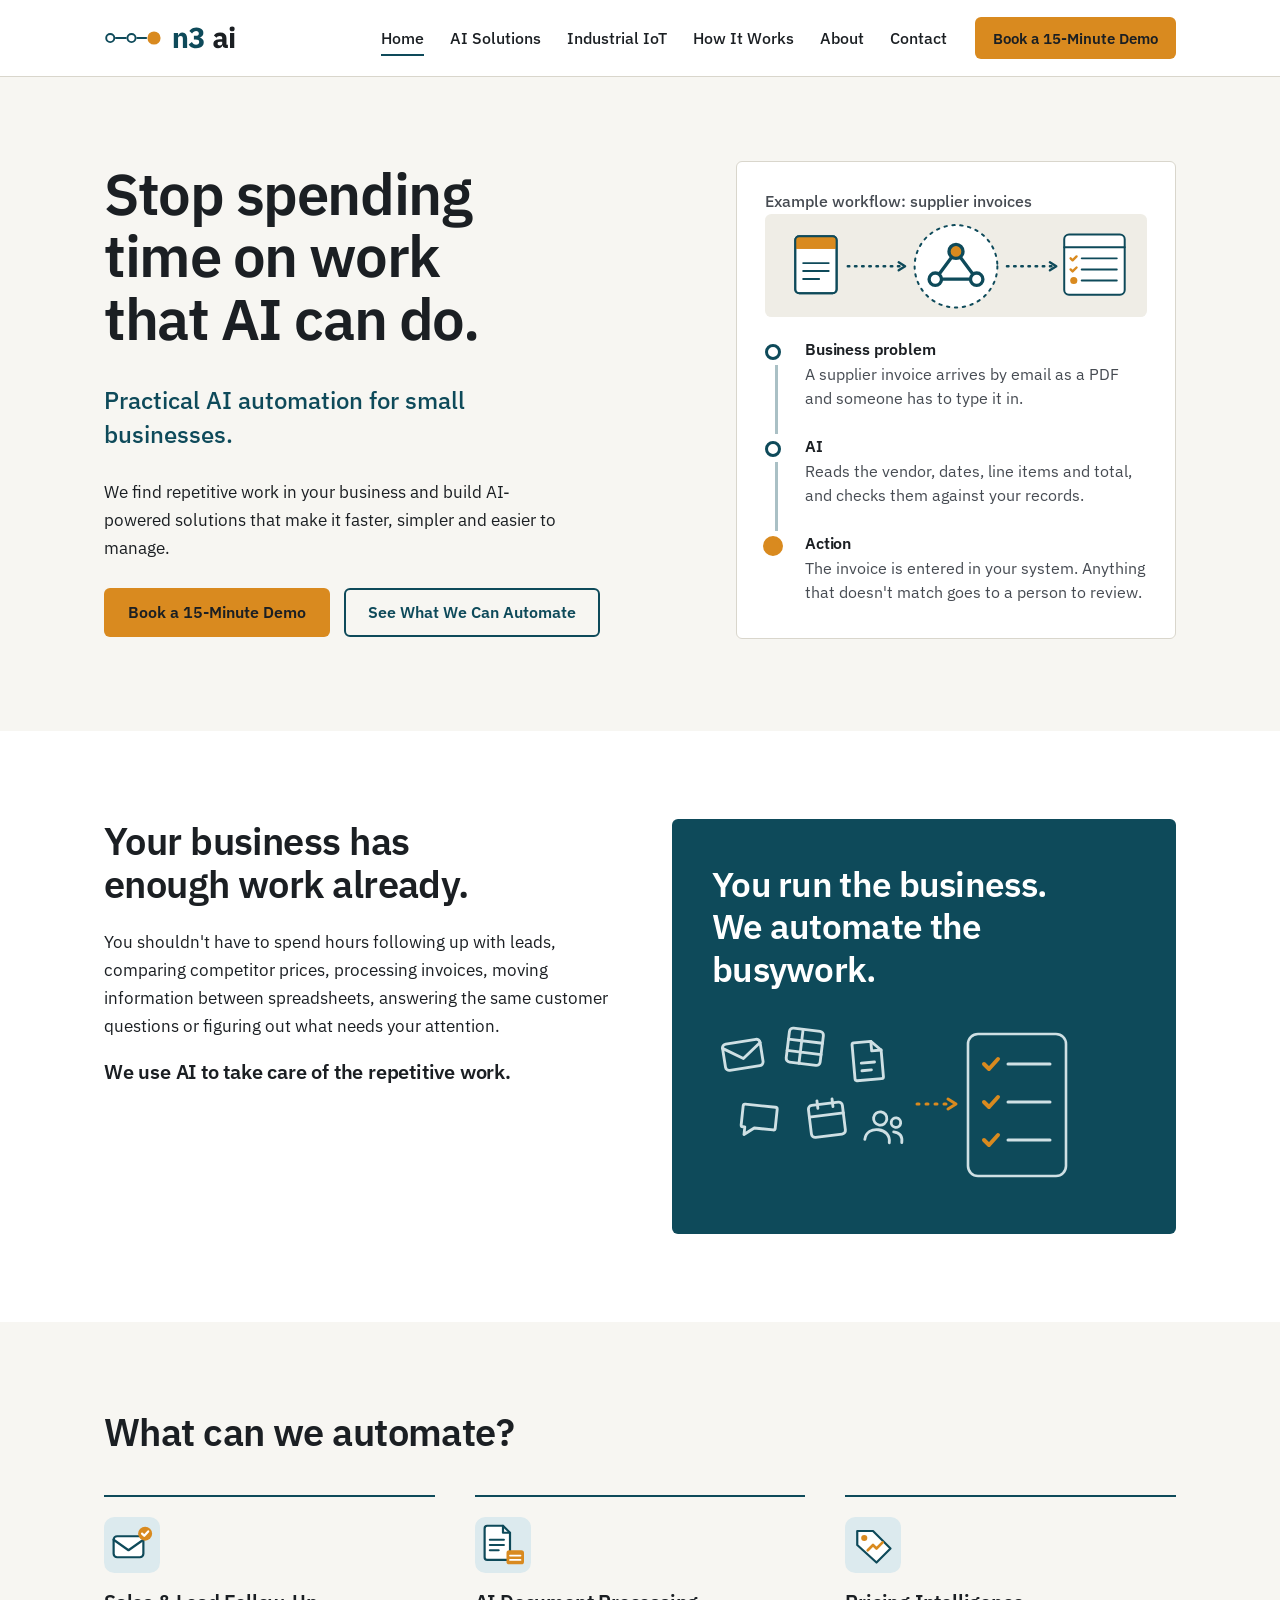
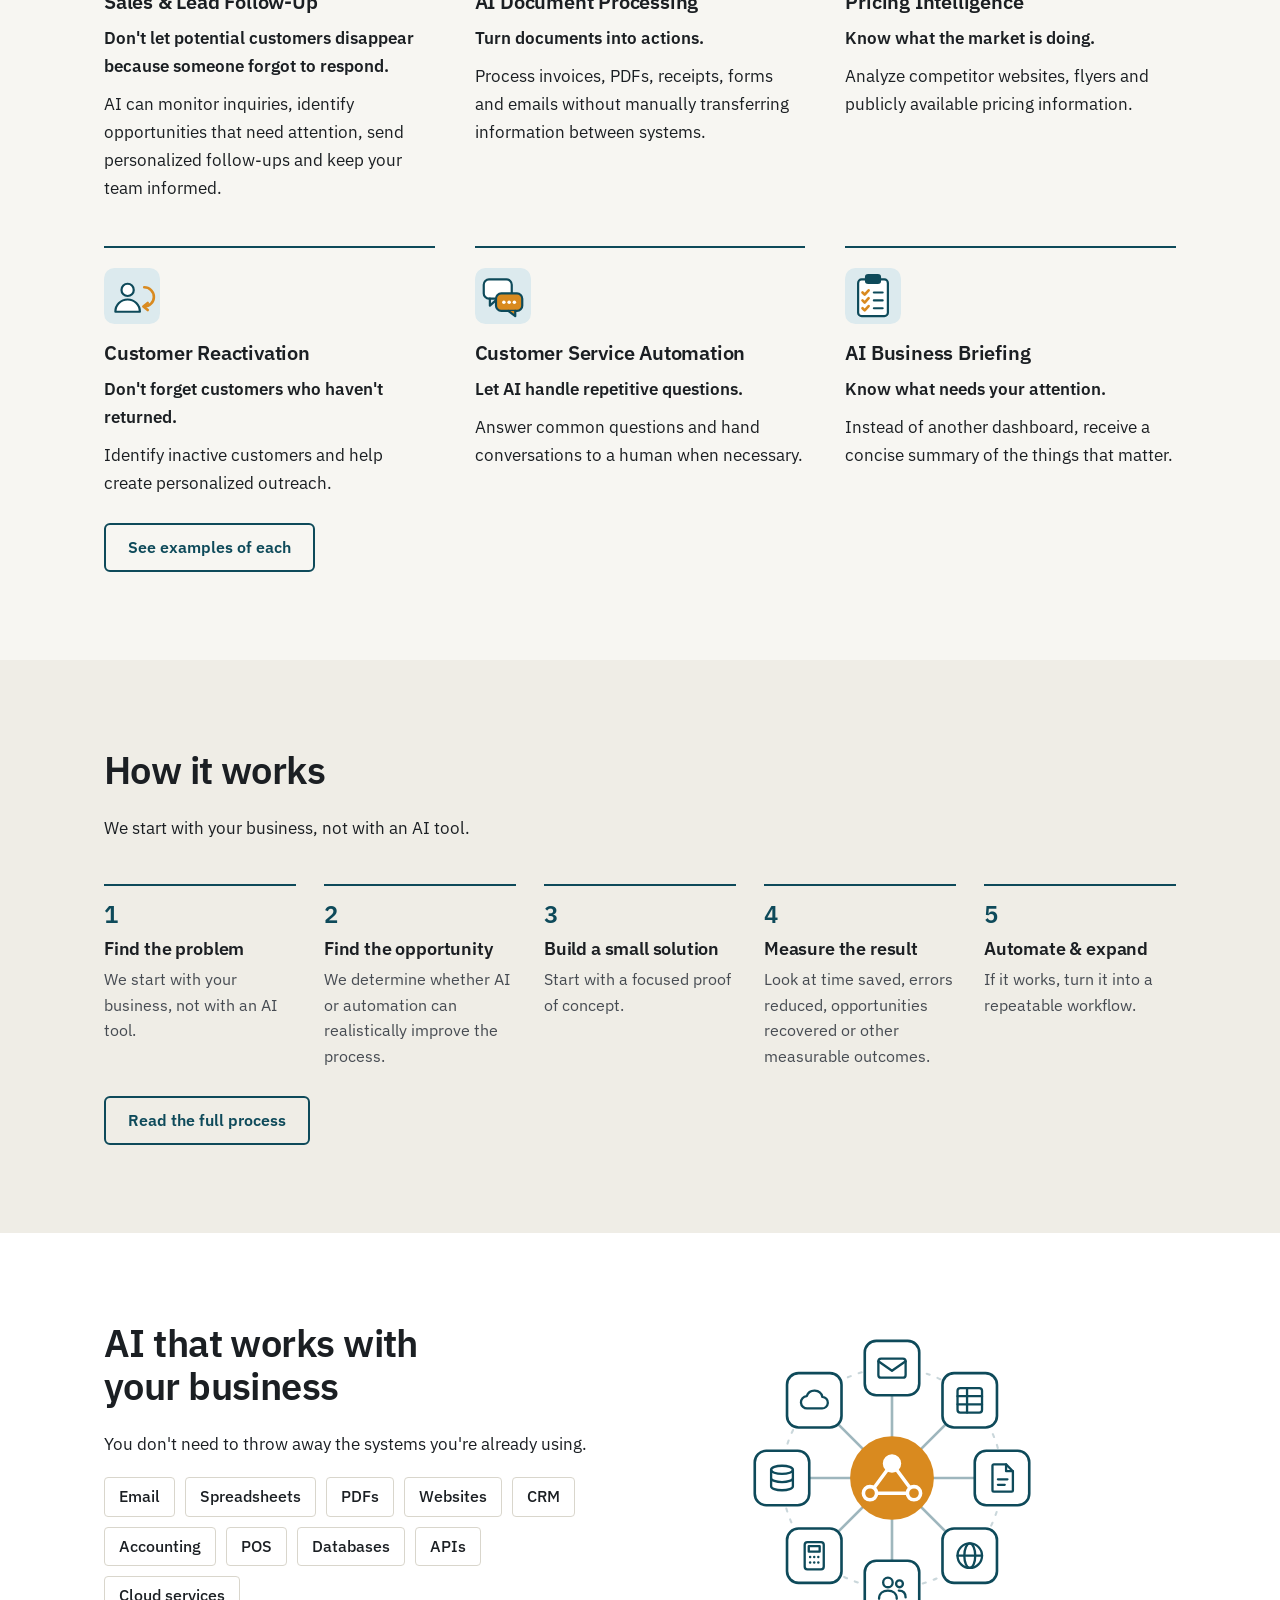
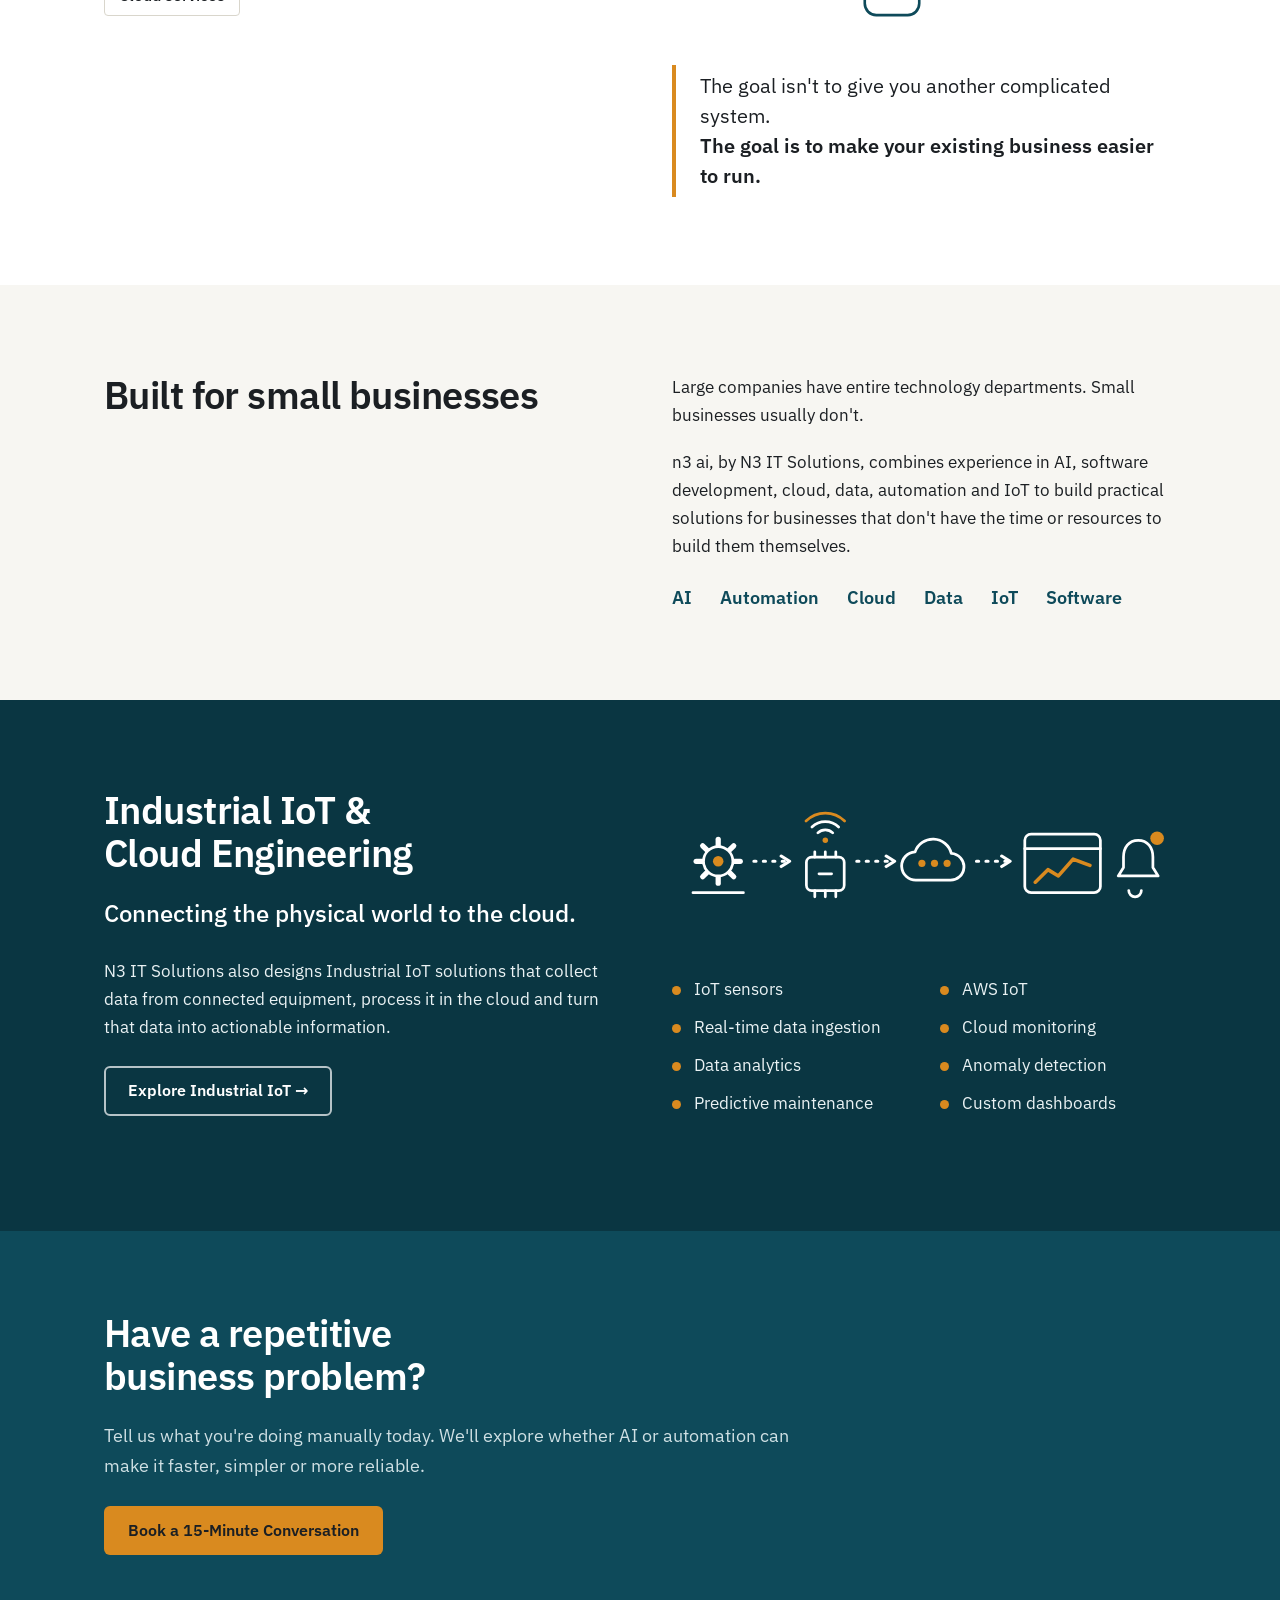
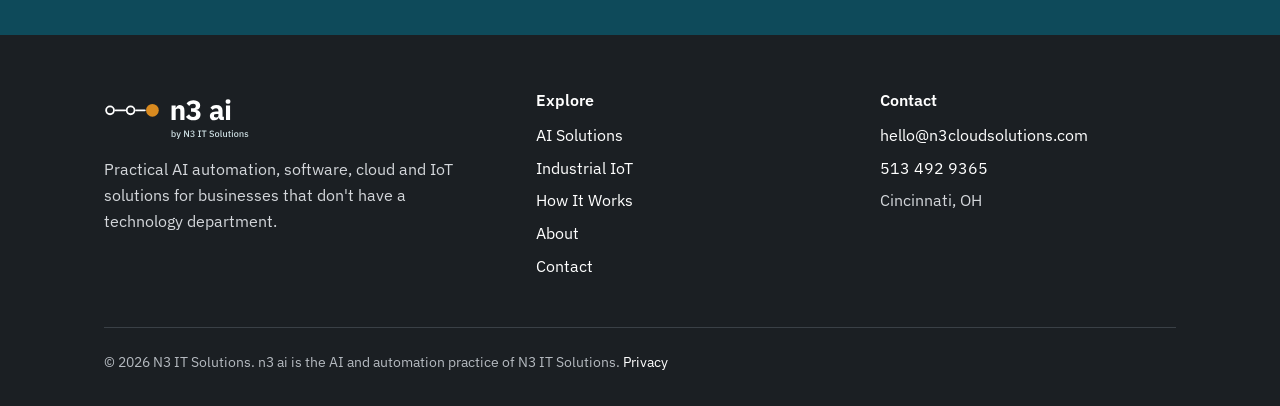
<file: index.html>
<!doctype html>
<html lang="en">
<head>
<meta charset="utf-8">
<meta name="viewport" content="width=device-width, initial-scale=1">
<title>n3 ai | AI Automation for Small Businesses</title>
<meta name="description" content="n3 ai, by N3 IT Solutions, builds practical AI automation, software, cloud and IoT solutions that help small businesses cut repetitive work.">

<link rel="canonical" href="https://n3cloudsolutions.com/">
<meta name="theme-color" content="#0E4A5A">
<meta property="og:type" content="website">
<meta property="og:site_name" content="n3 ai, by N3 IT Solutions">
<meta property="og:title" content="n3 ai | AI Automation for Small Businesses">
<meta property="og:description" content="n3 ai, by N3 IT Solutions, builds practical AI automation, software, cloud and IoT solutions that help small businesses cut repetitive work.">
<meta property="og:url" content="https://n3cloudsolutions.com/">
<meta property="og:image" content="https://n3cloudsolutions.com/assets/img/og-image.png">
<meta name="twitter:card" content="summary_large_image">
<link rel="icon" href="./assets/img/favicon.svg" type="image/svg+xml">
<link rel="icon" href="./assets/img/favicon-32.png" sizes="32x32" type="image/png">
<link rel="apple-touch-icon" href="./assets/img/apple-touch-icon.png">
<link rel="preload" href="./assets/fonts/ibm-plex-sans-latin-400-normal.woff2" as="font" type="font/woff2" crossorigin>
<link rel="preload" href="./assets/fonts/ibm-plex-sans-latin-600-normal.woff2" as="font" type="font/woff2" crossorigin>
<link rel="stylesheet" href="./assets/css/styles.css">
<script type="application/ld+json">
{"@context":"https://schema.org","@type":"Organization","name":"n3 ai","legalName":"N3 IT Solutions","url":"https://n3cloudsolutions.com/","email":"hello@n3cloudsolutions.com","telephone":"+1-513-492-9365","address":{"@type":"PostalAddress","addressLocality":"Cincinnati","addressRegion":"OH","addressCountry":"US"},"description":"Practical AI automation, software, cloud and IoT solutions for small businesses."}
</script>
<noscript><style>.menu-btn{display:none}.nav{display:flex!important;position:static!important;flex-direction:row!important;flex-wrap:wrap;border:0!important;padding:0!important}.site-header .wrap{flex-wrap:wrap}</style></noscript>
</head>
<body>
<a class="skip" href="#main">Skip to main content</a>
<header class="site-header">
<div class="wrap">
<a class="brand" href="./" aria-label="n3 ai, home"><img src="./assets/img/logo-horizontal.svg" alt="n3 ai" width="176" height="40"></a>
<button class="menu-btn" type="button" aria-expanded="false" aria-controls="site-nav">Menu</button>
<nav class="nav" id="site-nav" aria-label="Main">
<ul>
<li><a class="link" href="./" aria-current="page">Home</a></li>
<li><a class="link" href="./ai-solutions/">AI Solutions</a></li>
<li><a class="link" href="./industrial-iot/">Industrial IoT</a></li>
<li><a class="link" href="./how-it-works/">How It Works</a></li>
<li><a class="link" href="./about/">About</a></li>
<li><a class="link" href="./contact/">Contact</a></li>
</ul>
<a class="btn btn-primary btn-sm" href="./contact/?type=demo#start">Book a 15-Minute Demo</a>
</nav>
</div>
</header>
<main id="main">

<section class="hero" aria-labelledby="hero-h">
<div class="wrap hero-grid">
<div>
<h1 id="hero-h">Stop spending time on work that AI can do.</h1>
<p class="lead">Practical AI automation for small businesses.</p>
<p class="support">We find repetitive work in your business and build AI-powered solutions that make it faster, simpler and easier to manage.</p>
<div class="actions">
<a class="btn btn-primary" href="./contact/?type=demo#start">Book a 15-Minute Demo</a>
<a class="btn btn-secondary" href="#automate">See What We Can Automate</a>
</div>
</div>
<div class="flow" role="group" aria-label="Example workflow: business problem, AI, action">
<p class="flow-cap">Example workflow: supplier invoices</p>
<img class="flow-art" src="./assets/img/illus-flow.svg" alt="" width="480" height="130">
<ol>
<li><h3>Business problem</h3><p>A supplier invoice arrives by email as a PDF and someone has to type it in.</p></li>
<li><h3>AI</h3><p>Reads the vendor, dates, line items and total, and checks them against your records.</p></li>
<li><h3>Action</h3><p>The invoice is entered in your system. Anything that doesn't match goes to a person to review.</p></li>
</ol>
</div>
</div>
</section>

<section class="section paper" aria-labelledby="enough-h">
<div class="wrap two-col">
<div>
<h2 id="enough-h">Your business has enough work already.</h2>
<p>You shouldn't have to spend hours following up with leads, comparing competitor prices, processing invoices, moving information between spreadsheets, answering the same customer questions or figuring out what needs your attention.</p>
<h3>We use AI to take care of the repetitive work.</h3>
</div>
<div class="statement"><p>You run the business. We automate the busywork.</p>
<img class="art" src="./assets/img/illus-busywork.svg" alt="Emails, spreadsheets, documents and messages turning into one tidy checklist" width="360" height="170" loading="lazy"></div>
</div>
</section>

<section class="section" id="automate" aria-labelledby="auto-h">
<div class="wrap">
<div class="section-head"><h2 id="auto-h">What can we automate?</h2></div>
<div class="grid-3">
<div class="item"><img class="icon" src="./assets/img/icon-leads.svg" alt="" width="56" height="56" loading="lazy"><h3>Sales &amp; Lead Follow-Up</h3><p class="tag">Don't let potential customers disappear because someone forgot to respond.</p><p>AI can monitor inquiries, identify opportunities that need attention, send personalized follow-ups and keep your team informed.</p></div>
<div class="item"><img class="icon" src="./assets/img/icon-documents.svg" alt="" width="56" height="56" loading="lazy"><h3>AI Document Processing</h3><p class="tag">Turn documents into actions.</p><p>Process invoices, PDFs, receipts, forms and emails without manually transferring information between systems.</p></div>
<div class="item"><img class="icon" src="./assets/img/icon-pricing.svg" alt="" width="56" height="56" loading="lazy"><h3>Pricing Intelligence</h3><p class="tag">Know what the market is doing.</p><p>Analyze competitor websites, flyers and publicly available pricing information.</p></div>
<div class="item"><img class="icon" src="./assets/img/icon-reactivation.svg" alt="" width="56" height="56" loading="lazy"><h3>Customer Reactivation</h3><p class="tag">Don't forget customers who haven't returned.</p><p>Identify inactive customers and help create personalized outreach.</p></div>
<div class="item"><img class="icon" src="./assets/img/icon-service.svg" alt="" width="56" height="56" loading="lazy"><h3>Customer Service Automation</h3><p class="tag">Let AI handle repetitive questions.</p><p>Answer common questions and hand conversations to a human when necessary.</p></div>
<div class="item"><img class="icon" src="./assets/img/icon-briefing.svg" alt="" width="56" height="56" loading="lazy"><h3>AI Business Briefing</h3><p class="tag">Know what needs your attention.</p><p>Instead of another dashboard, receive a concise summary of the things that matter.</p></div>
</div>
<div class="actions"><a class="btn btn-secondary" href="./ai-solutions/">See examples of each</a></div>
</div>
</section>

<section class="section alt" aria-labelledby="how-h">
<div class="wrap">
<div class="section-head"><h2 id="how-h">How it works</h2><p>We start with your business, not with an AI tool.</p></div>
<ol class="steps">
<li><h3>Find the problem</h3><p>We start with your business, not with an AI tool.</p></li>
<li><h3>Find the opportunity</h3><p>We determine whether AI or automation can realistically improve the process.</p></li>
<li><h3>Build a small solution</h3><p>Start with a focused proof of concept.</p></li>
<li><h3>Measure the result</h3><p>Look at time saved, errors reduced, opportunities recovered or other measurable outcomes.</p></li>
<li><h3>Automate &amp; expand</h3><p>If it works, turn it into a repeatable workflow.</p></li>
</ol>
<div class="actions"><a class="btn btn-secondary" href="./how-it-works/">Read the full process</a></div>
</div>
</section>

<section class="section paper" aria-labelledby="fit-h">
<div class="wrap two-col">
<div>
<h2 id="fit-h">AI that works with your business</h2>
<p>You don't need to throw away the systems you're already using.</p>
<ul class="tags" aria-label="Systems we work with">
<li>Email</li><li>Spreadsheets</li><li>PDFs</li><li>Websites</li><li>CRM</li><li>Accounting</li><li>POS</li><li>Databases</li><li>APIs</li><li>Cloud services</li>
</ul>
</div>
<div>
<img class="art fit" src="./assets/img/illus-connect.svg" alt="One connection point linking email, spreadsheets, PDFs, websites, customer records, accounting, databases and cloud services" width="420" height="300" loading="lazy">
<div class="callout"><p>The goal isn't to give you another complicated system.</p><p><strong>The goal is to make your existing business easier to run.</strong></p></div>
</div>
</div>
</section>

<section class="section" aria-labelledby="small-h">
<div class="wrap two-col">
<div><h2 id="small-h">Built for small businesses</h2></div>
<div>
<p>Large companies have entire technology departments. Small businesses usually don't.</p>
<p>n3 ai, by N3 IT Solutions, combines experience in AI, software development, cloud, data, automation and IoT to build practical solutions for businesses that don't have the time or resources to build them themselves.</p>
<ul class="caps" aria-label="Capabilities"><li>AI</li><li>Automation</li><li>Cloud</li><li>Data</li><li>IoT</li><li>Software</li></ul>
</div>
</div>
</section>

<section class="section dark on-dark" aria-labelledby="iot-h">
<div class="wrap two-col">
<div>
<h2 id="iot-h">Industrial IoT &amp; Cloud Engineering</h2>
<p class="lead" style="color:#fff">Connecting the physical world to the cloud.</p>
<p>N3 IT Solutions also designs Industrial IoT solutions that collect data from connected equipment, process it in the cloud and turn that data into actionable information.</p>
<div class="actions"><a class="btn btn-light" href="./industrial-iot/">Explore Industrial IoT &rarr;</a></div>
</div>
<div>
<img class="art iot" src="./assets/img/illus-iot-dark.svg" alt="Equipment with a sensor sends data to the cloud, which feeds a dashboard and alerts" width="480" height="150" loading="lazy">
<ul class="ticks" aria-label="Industrial IoT capabilities">
<li>IoT sensors</li><li>AWS IoT</li><li>Real-time data ingestion</li><li>Cloud monitoring</li><li>Data analytics</li><li>Anomaly detection</li><li>Predictive maintenance</li><li>Custom dashboards</li>
</ul>
</div>
</div>
</section>

<section class="cta-band on-dark" aria-labelledby="cta-h">
<div class="wrap">
<h2 id="cta-h">Have a repetitive business problem?</h2>
<p>Tell us what you're doing manually today. We'll explore whether AI or automation can make it faster, simpler or more reliable.</p>
<div class="actions"><a class="btn btn-primary" href="./contact/#start">Book a 15-Minute Conversation</a></div>
</div>
</section>
</main>
<footer class="site-footer">
<div class="wrap">
<div class="foot-grid">
<div>
<img src="./assets/img/logo-full-reversed.svg" alt="n3 ai, by N3 IT Solutions" width="200" height="52">
<p>Practical AI automation, software, cloud and IoT solutions for businesses that don't have a technology department.</p>
</div>
<div>
<h2>Explore</h2>
<ul>
<li><a href="./ai-solutions/">AI Solutions</a></li>
<li><a href="./industrial-iot/">Industrial IoT</a></li>
<li><a href="./how-it-works/">How It Works</a></li>
<li><a href="./about/">About</a></li>
<li><a href="./contact/">Contact</a></li>
</ul>
</div>
<div>
<h2>Contact</h2>
<ul>
<li><a href="mailto:hello@n3cloudsolutions.com">hello@n3cloudsolutions.com</a></li>
<li><a href="tel:+15134929365">513 492 9365</a></li>
<li>Cincinnati, OH</li>
</ul>
</div>
</div>
<div class="legal"><p>&copy; 2026 N3 IT Solutions. n3 ai is the AI and automation practice of N3 IT Solutions. <a href="./privacy/">Privacy</a></p></div>
</div>
</footer>
<script src="./assets/js/main.js" defer></script>
</body>
</html>
</file>
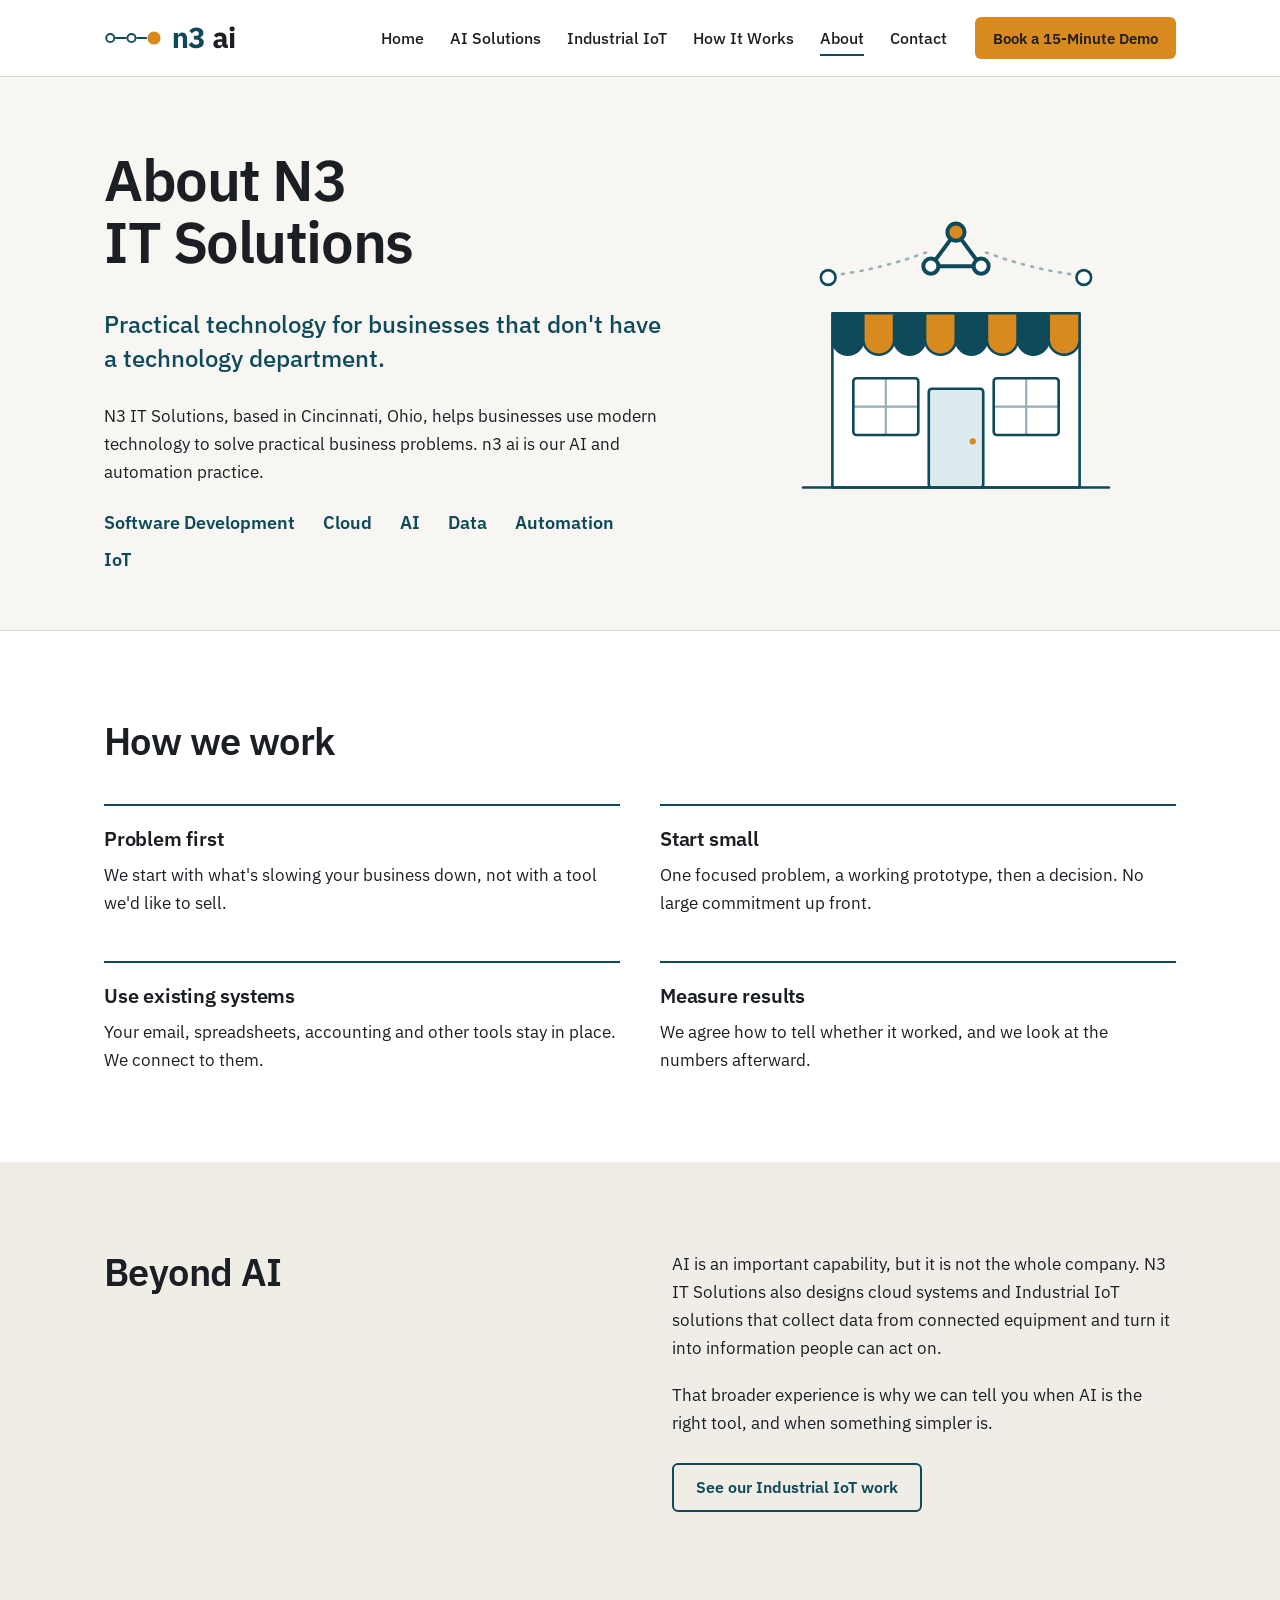
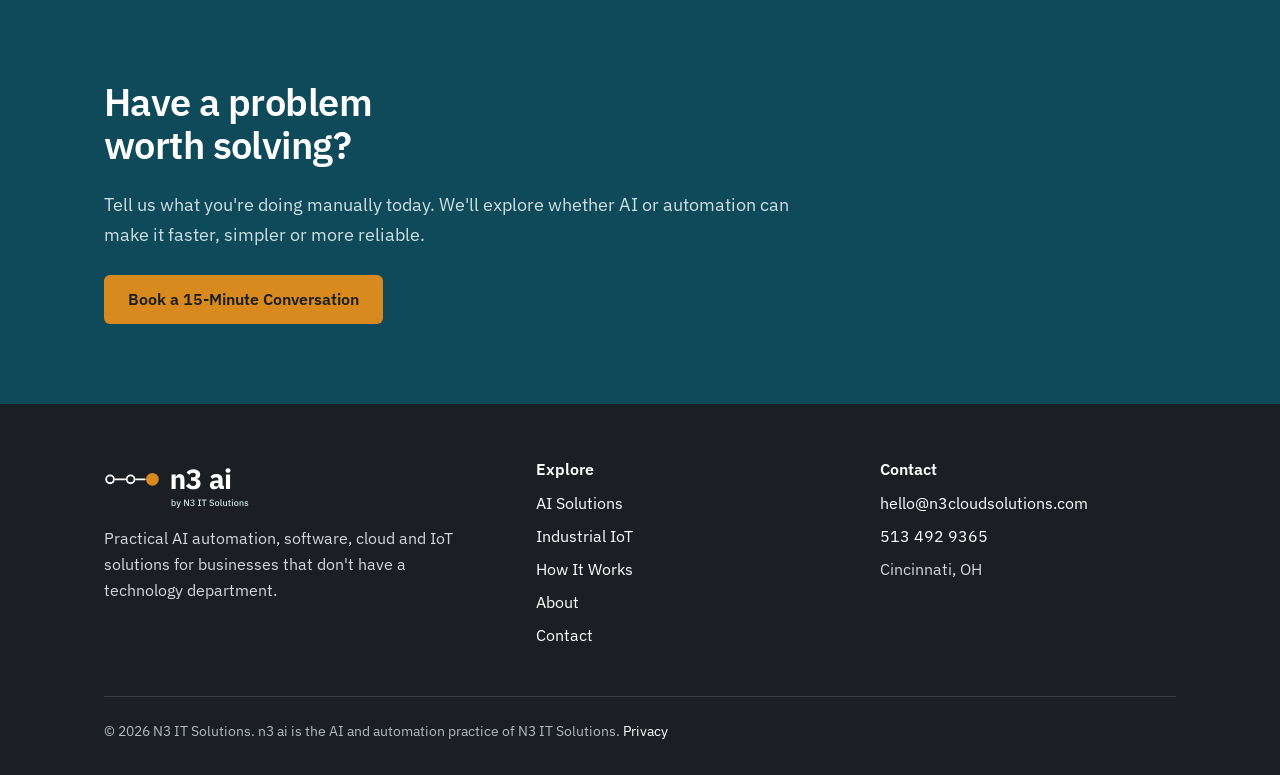
<file: about/index.html>
<!doctype html>
<html lang="en">
<head>
<meta charset="utf-8">
<meta name="viewport" content="width=device-width, initial-scale=1">
<title>About n3 ai, by N3 IT Solutions</title>
<meta name="description" content="n3 ai is the AI and automation practice of N3 IT Solutions in Cincinnati, Ohio: practical software, cloud, data, automation and IoT for small businesses.">

<link rel="canonical" href="https://n3cloudsolutions.com/about/">
<meta name="theme-color" content="#0E4A5A">
<meta property="og:type" content="website">
<meta property="og:site_name" content="n3 ai, by N3 IT Solutions">
<meta property="og:title" content="About n3 ai, by N3 IT Solutions">
<meta property="og:description" content="n3 ai is the AI and automation practice of N3 IT Solutions in Cincinnati, Ohio: practical software, cloud, data, automation and IoT for small businesses.">
<meta property="og:url" content="https://n3cloudsolutions.com/about/">
<meta property="og:image" content="https://n3cloudsolutions.com/assets/img/og-image.png">
<meta name="twitter:card" content="summary_large_image">
<link rel="icon" href="../assets/img/favicon.svg" type="image/svg+xml">
<link rel="icon" href="../assets/img/favicon-32.png" sizes="32x32" type="image/png">
<link rel="apple-touch-icon" href="../assets/img/apple-touch-icon.png">
<link rel="preload" href="../assets/fonts/ibm-plex-sans-latin-400-normal.woff2" as="font" type="font/woff2" crossorigin>
<link rel="preload" href="../assets/fonts/ibm-plex-sans-latin-600-normal.woff2" as="font" type="font/woff2" crossorigin>
<link rel="stylesheet" href="../assets/css/styles.css">
<script type="application/ld+json">
{"@context":"https://schema.org","@type":"Organization","name":"n3 ai","legalName":"N3 IT Solutions","url":"https://n3cloudsolutions.com/","email":"hello@n3cloudsolutions.com","telephone":"+1-513-492-9365","address":{"@type":"PostalAddress","addressLocality":"Cincinnati","addressRegion":"OH","addressCountry":"US"},"description":"Practical AI automation, software, cloud and IoT solutions for small businesses."}
</script>
<noscript><style>.menu-btn{display:none}.nav{display:flex!important;position:static!important;flex-direction:row!important;flex-wrap:wrap;border:0!important;padding:0!important}.site-header .wrap{flex-wrap:wrap}</style></noscript>
</head>
<body>
<a class="skip" href="#main">Skip to main content</a>
<header class="site-header">
<div class="wrap">
<a class="brand" href="../" aria-label="n3 ai, home"><img src="../assets/img/logo-horizontal.svg" alt="n3 ai" width="176" height="40"></a>
<button class="menu-btn" type="button" aria-expanded="false" aria-controls="site-nav">Menu</button>
<nav class="nav" id="site-nav" aria-label="Main">
<ul>
<li><a class="link" href="../">Home</a></li>
<li><a class="link" href="../ai-solutions/">AI Solutions</a></li>
<li><a class="link" href="../industrial-iot/">Industrial IoT</a></li>
<li><a class="link" href="../how-it-works/">How It Works</a></li>
<li><a class="link" href="../about/" aria-current="page">About</a></li>
<li><a class="link" href="../contact/">Contact</a></li>
</ul>
<a class="btn btn-primary btn-sm" href="../contact/?type=demo#start">Book a 15-Minute Demo</a>
</nav>
</div>
</header>
<main id="main">

<section class="page-hero" aria-labelledby="h1">
<div class="wrap hero-split">
<div>
<h1 id="h1">About N3 IT Solutions</h1>
<p class="lead">Practical technology for businesses that don't have a technology department.</p>
<p>N3 IT Solutions, based in Cincinnati, Ohio, helps businesses use modern technology to solve practical business problems. n3 ai is our AI and automation practice.</p>
<ul class="caps" aria-label="Capabilities"><li>Software Development</li><li>Cloud</li><li>AI</li><li>Data</li><li>Automation</li><li>IoT</li></ul>
</div>
<img class="art" src="../assets/img/illus-about.svg" alt="A small shop connected to a network of cloud services" width="420" height="300">
</div>
</section>

<section class="section paper" aria-labelledby="how-h">
<div class="wrap">
<div class="section-head"><h2 id="how-h">How we work</h2></div>
<div class="grid-3" style="grid-template-columns:repeat(2,1fr)">
<div class="item"><h3>Problem first</h3><p>We start with what's slowing your business down, not with a tool we'd like to sell.</p></div>
<div class="item"><h3>Start small</h3><p>One focused problem, a working prototype, then a decision. No large commitment up front.</p></div>
<div class="item"><h3>Use existing systems</h3><p>Your email, spreadsheets, accounting and other tools stay in place. We connect to them.</p></div>
<div class="item"><h3>Measure results</h3><p>We agree how to tell whether it worked, and we look at the numbers afterward.</p></div>
</div>
</div>
</section>

<section class="section alt" aria-labelledby="range-h">
<div class="wrap two-col">
<div>
<h2 id="range-h">Beyond AI</h2>
</div>
<div>
<p>AI is an important capability, but it is not the whole company. N3 IT Solutions also designs cloud systems and Industrial IoT solutions that collect data from connected equipment and turn it into information people can act on.</p>
<p>That broader experience is why we can tell you when AI is the right tool, and when something simpler is.</p>
<div class="actions"><a class="btn btn-secondary" href="../industrial-iot/">See our Industrial IoT work</a></div>
</div>
</div>
</section>
<section class="cta-band on-dark" aria-labelledby="cta-h">
<div class="wrap">
<h2 id="cta-h">Have a problem worth solving?</h2>
<p>Tell us what you're doing manually today. We'll explore whether AI or automation can make it faster, simpler or more reliable.</p>
<div class="actions"><a class="btn btn-primary" href="../contact/#start">Book a 15-Minute Conversation</a></div>
</div>
</section>
</main>
<footer class="site-footer">
<div class="wrap">
<div class="foot-grid">
<div>
<img src="../assets/img/logo-full-reversed.svg" alt="n3 ai, by N3 IT Solutions" width="200" height="52">
<p>Practical AI automation, software, cloud and IoT solutions for businesses that don't have a technology department.</p>
</div>
<div>
<h2>Explore</h2>
<ul>
<li><a href="../ai-solutions/">AI Solutions</a></li>
<li><a href="../industrial-iot/">Industrial IoT</a></li>
<li><a href="../how-it-works/">How It Works</a></li>
<li><a href="../about/">About</a></li>
<li><a href="../contact/">Contact</a></li>
</ul>
</div>
<div>
<h2>Contact</h2>
<ul>
<li><a href="mailto:hello@n3cloudsolutions.com">hello@n3cloudsolutions.com</a></li>
<li><a href="tel:+15134929365">513 492 9365</a></li>
<li>Cincinnati, OH</li>
</ul>
</div>
</div>
<div class="legal"><p>&copy; 2026 N3 IT Solutions. n3 ai is the AI and automation practice of N3 IT Solutions. <a href="../privacy/">Privacy</a></p></div>
</div>
</footer>
<script src="../assets/js/main.js" defer></script>
</body>
</html>
</file>
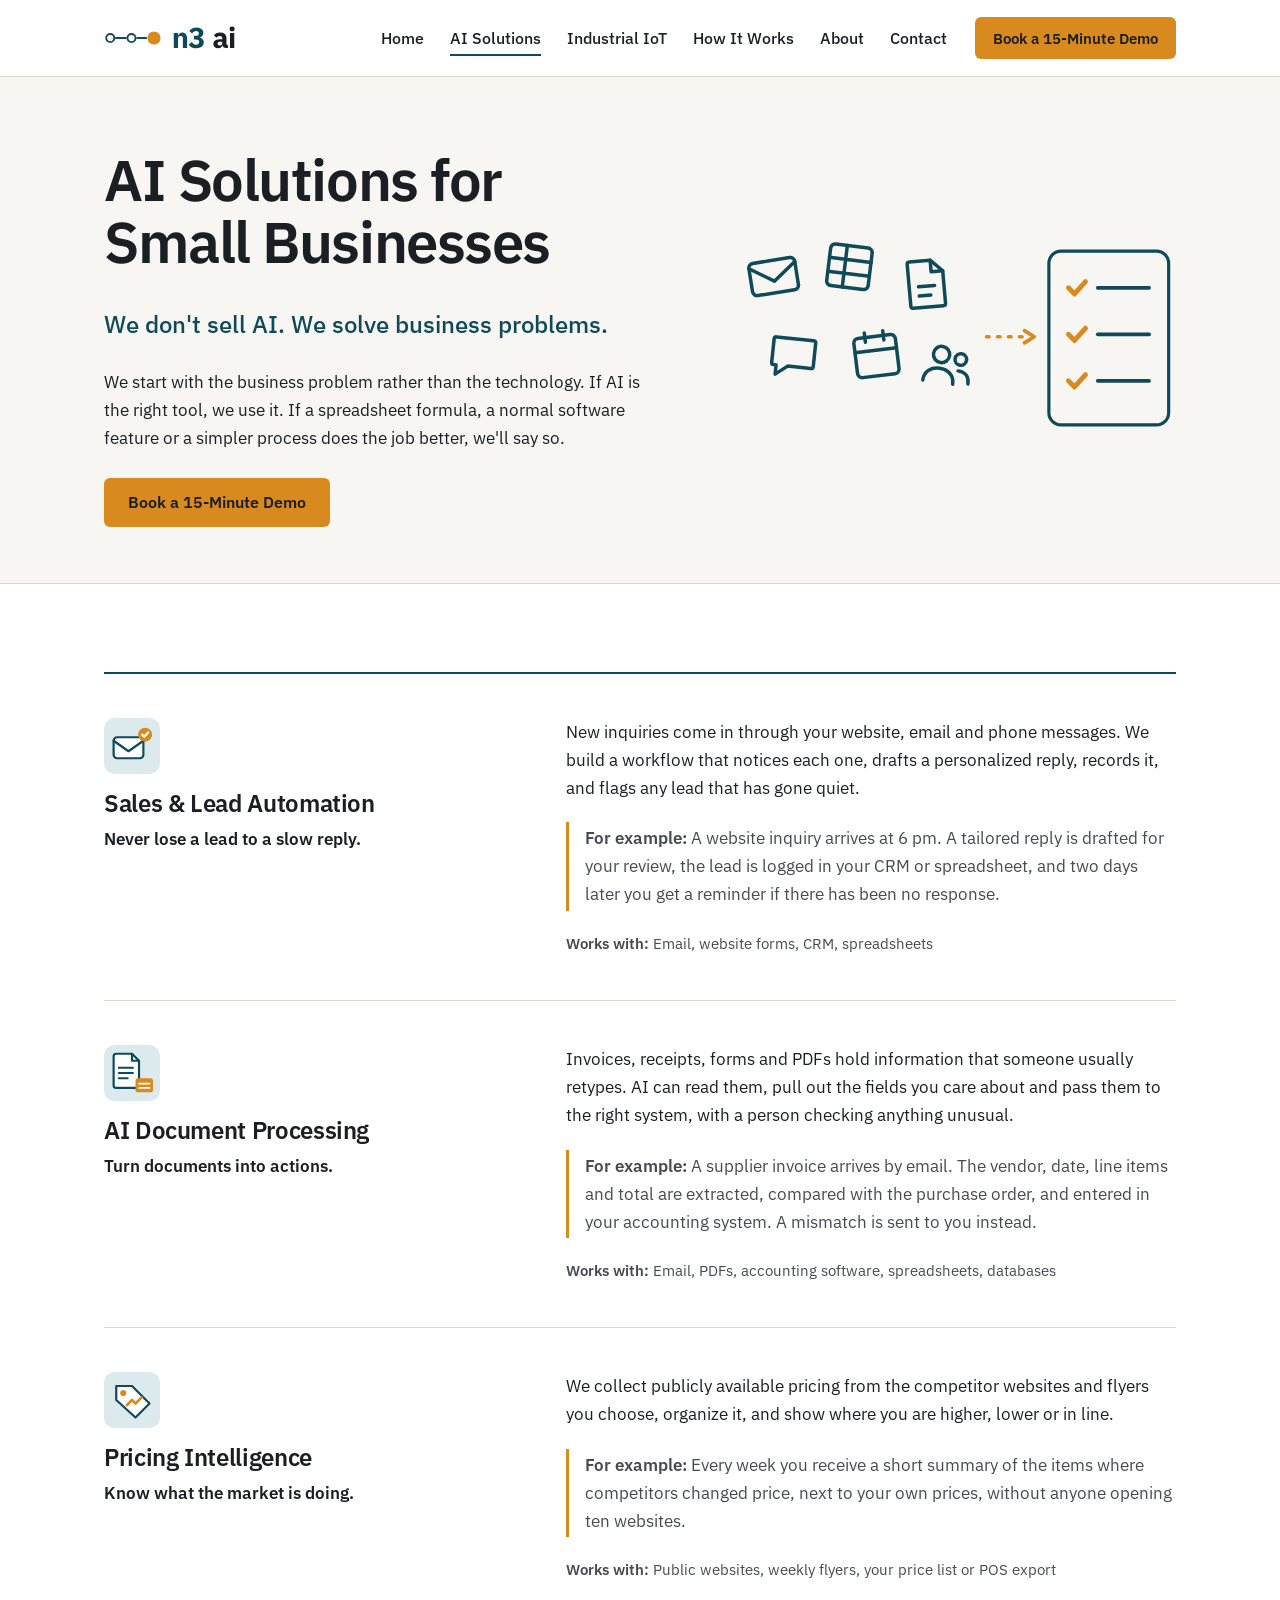
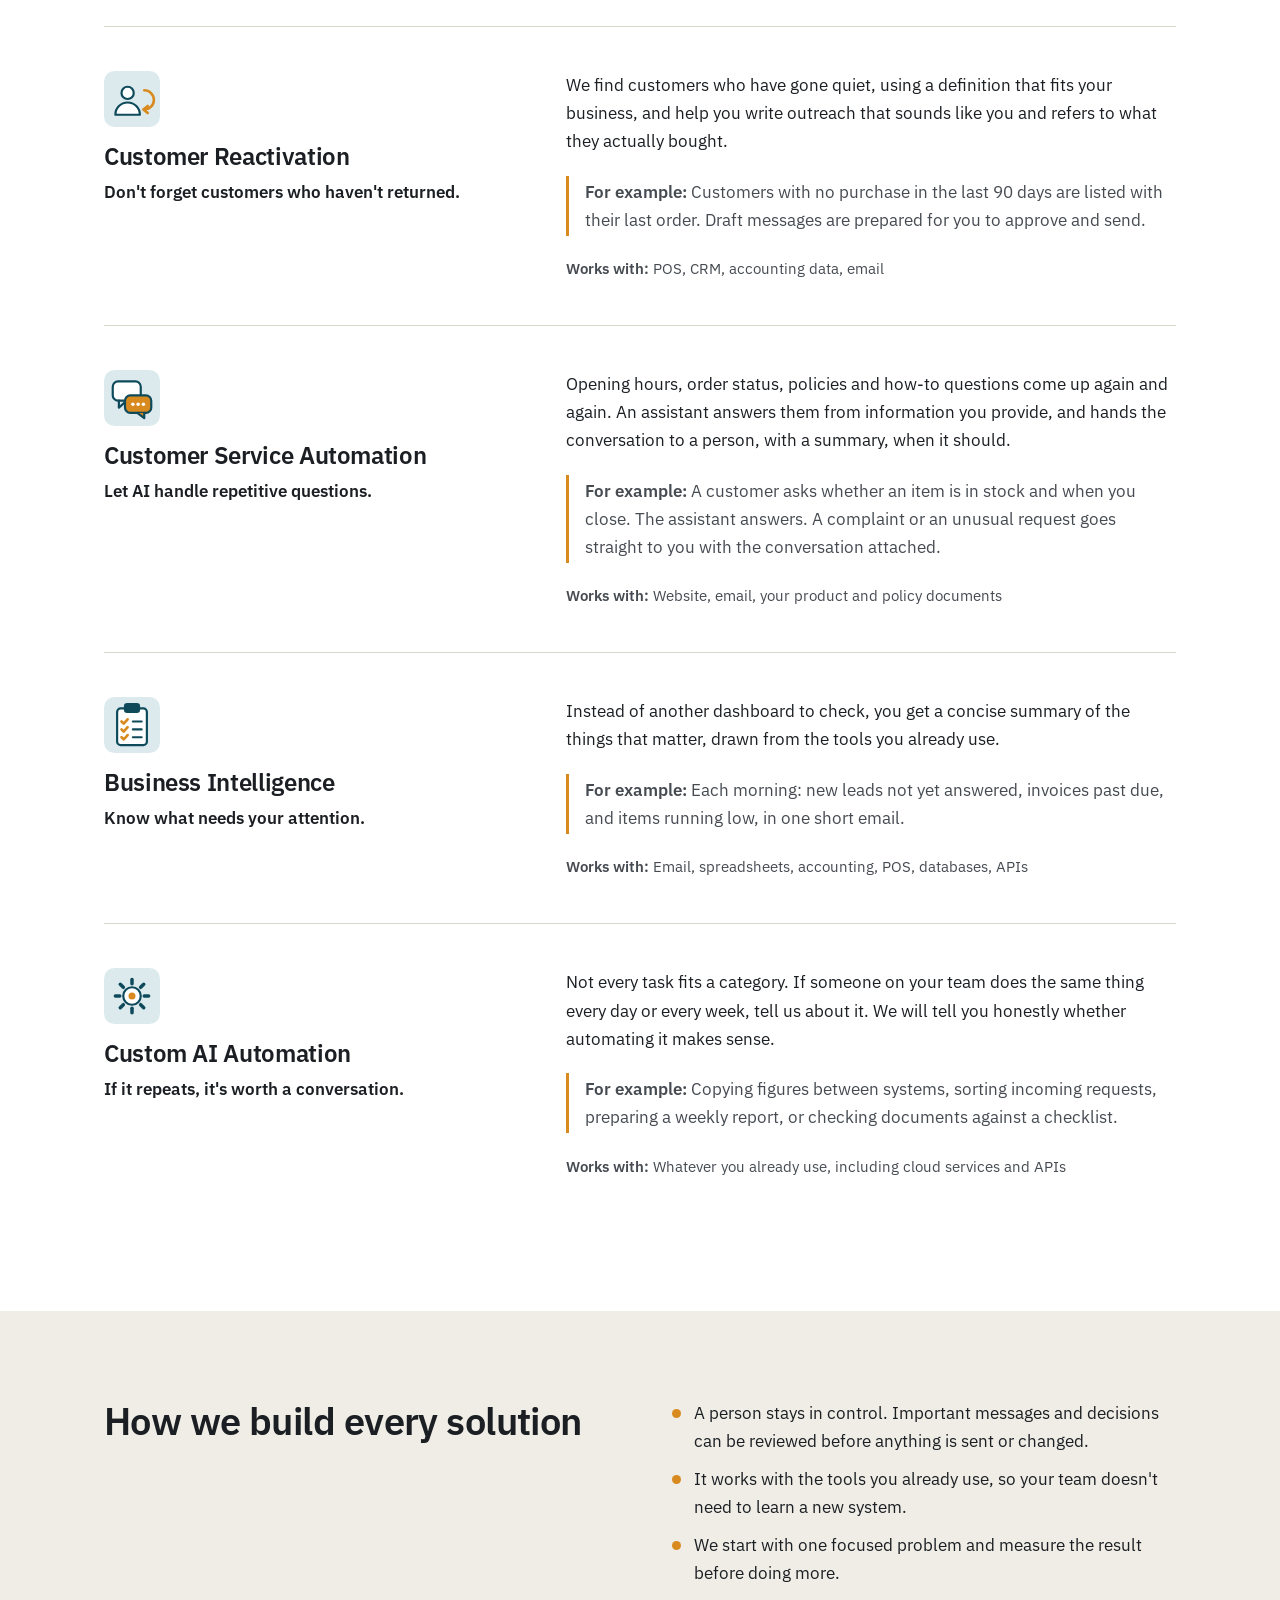
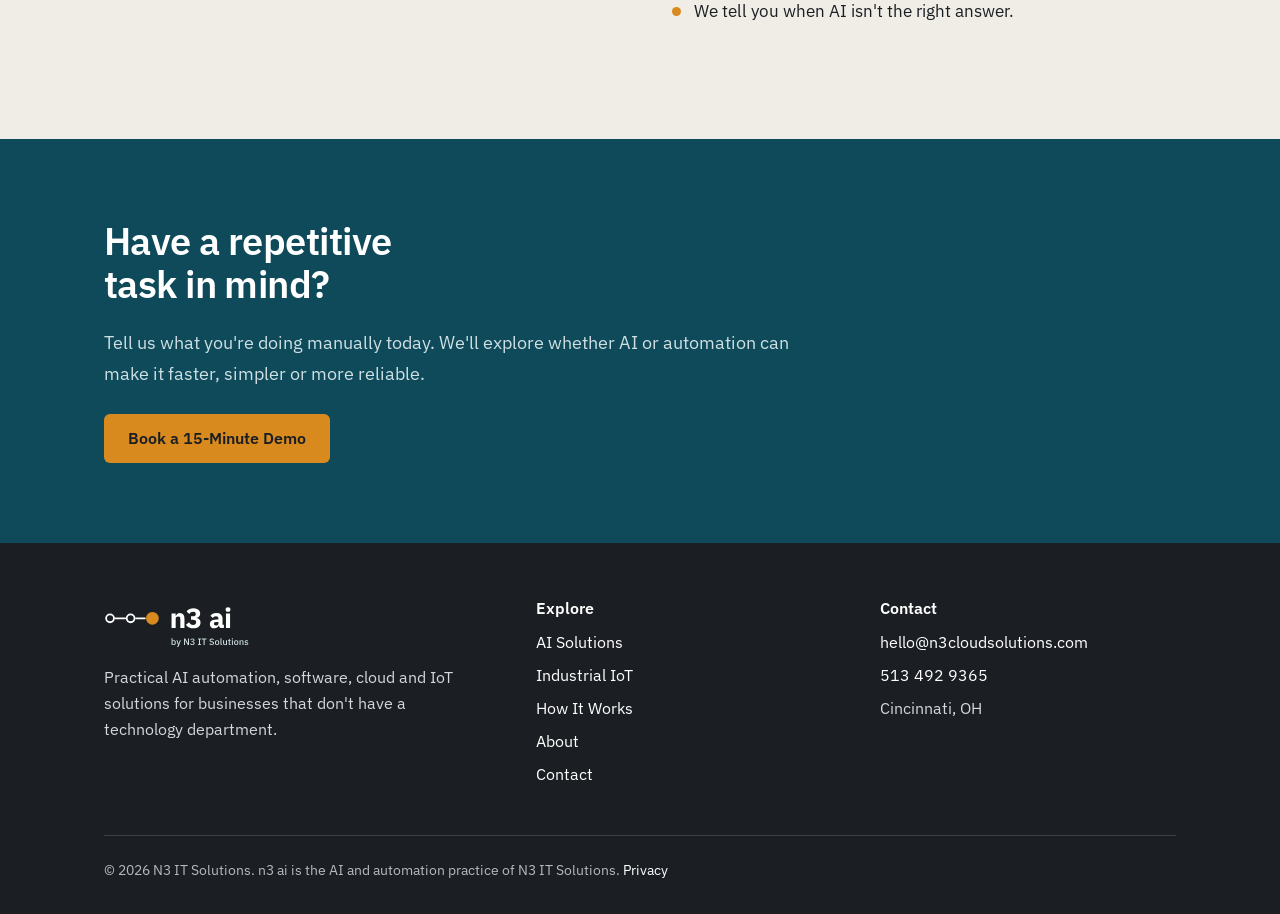
<file: ai-solutions/index.html>
<!doctype html>
<html lang="en">
<head>
<meta charset="utf-8">
<meta name="viewport" content="width=device-width, initial-scale=1">
<title>AI Solutions for Small Businesses | n3 ai</title>
<meta name="description" content="Practical AI automation for small businesses: lead follow-up, document processing, pricing intelligence, customer reactivation, customer service and business briefings.">

<link rel="canonical" href="https://n3cloudsolutions.com/ai-solutions/">
<meta name="theme-color" content="#0E4A5A">
<meta property="og:type" content="website">
<meta property="og:site_name" content="n3 ai, by N3 IT Solutions">
<meta property="og:title" content="AI Solutions for Small Businesses | n3 ai">
<meta property="og:description" content="Practical AI automation for small businesses: lead follow-up, document processing, pricing intelligence, customer reactivation, customer service and business briefings.">
<meta property="og:url" content="https://n3cloudsolutions.com/ai-solutions/">
<meta property="og:image" content="https://n3cloudsolutions.com/assets/img/og-image.png">
<meta name="twitter:card" content="summary_large_image">
<link rel="icon" href="../assets/img/favicon.svg" type="image/svg+xml">
<link rel="icon" href="../assets/img/favicon-32.png" sizes="32x32" type="image/png">
<link rel="apple-touch-icon" href="../assets/img/apple-touch-icon.png">
<link rel="preload" href="../assets/fonts/ibm-plex-sans-latin-400-normal.woff2" as="font" type="font/woff2" crossorigin>
<link rel="preload" href="../assets/fonts/ibm-plex-sans-latin-600-normal.woff2" as="font" type="font/woff2" crossorigin>
<link rel="stylesheet" href="../assets/css/styles.css">

<noscript><style>.menu-btn{display:none}.nav{display:flex!important;position:static!important;flex-direction:row!important;flex-wrap:wrap;border:0!important;padding:0!important}.site-header .wrap{flex-wrap:wrap}</style></noscript>
</head>
<body>
<a class="skip" href="#main">Skip to main content</a>
<header class="site-header">
<div class="wrap">
<a class="brand" href="../" aria-label="n3 ai, home"><img src="../assets/img/logo-horizontal.svg" alt="n3 ai" width="176" height="40"></a>
<button class="menu-btn" type="button" aria-expanded="false" aria-controls="site-nav">Menu</button>
<nav class="nav" id="site-nav" aria-label="Main">
<ul>
<li><a class="link" href="../">Home</a></li>
<li><a class="link" href="../ai-solutions/" aria-current="page">AI Solutions</a></li>
<li><a class="link" href="../industrial-iot/">Industrial IoT</a></li>
<li><a class="link" href="../how-it-works/">How It Works</a></li>
<li><a class="link" href="../about/">About</a></li>
<li><a class="link" href="../contact/">Contact</a></li>
</ul>
<a class="btn btn-primary btn-sm" href="../contact/?type=demo#start">Book a 15-Minute Demo</a>
</nav>
</div>
</header>
<main id="main">

<section class="page-hero" aria-labelledby="h1">
<div class="wrap hero-split">
<div>
<h1 id="h1">AI Solutions for Small Businesses</h1>
<p class="lead">We don't sell AI. We solve business problems.</p>
<p>We start with the business problem rather than the technology. If AI is the right tool, we use it. If a spreadsheet formula, a normal software feature or a simpler process does the job better, we'll say so.</p>
<div class="actions"><a class="btn btn-primary" href="../contact/?type=demo#start">Book a 15-Minute Demo</a></div>
</div>
<img class="art" src="../assets/img/illus-busywork-light.svg" alt="Emails, spreadsheets, documents and messages turning into one tidy checklist" width="360" height="170">
</div>
</section>

<section class="section paper" aria-label="Solution areas">
<div class="wrap"><div class="rows">
<div class="row" id="sales">
<div><img class="icon" src="../assets/img/icon-leads.svg" alt="" width="56" height="56" loading="lazy"><h2>Sales &amp; Lead Automation</h2><p class="tag">Never lose a lead to a slow reply.</p></div>
<div><p>New inquiries come in through your website, email and phone messages. We build a workflow that notices each one, drafts a personalized reply, records it, and flags any lead that has gone quiet.</p><p class="eg"><strong>For example:</strong> A website inquiry arrives at 6&nbsp;pm. A tailored reply is drafted for your review, the lead is logged in your CRM or spreadsheet, and two days later you get a reminder if there has been no response.</p><p class="works"><strong>Works with:</strong> Email, website forms, CRM, spreadsheets</p></div>
</div>
<div class="row" id="documents">
<div><img class="icon" src="../assets/img/icon-documents.svg" alt="" width="56" height="56" loading="lazy"><h2>AI Document Processing</h2><p class="tag">Turn documents into actions.</p></div>
<div><p>Invoices, receipts, forms and PDFs hold information that someone usually retypes. AI can read them, pull out the fields you care about and pass them to the right system, with a person checking anything unusual.</p><p class="eg"><strong>For example:</strong> A supplier invoice arrives by email. The vendor, date, line items and total are extracted, compared with the purchase order, and entered in your accounting system. A mismatch is sent to you instead.</p><p class="works"><strong>Works with:</strong> Email, PDFs, accounting software, spreadsheets, databases</p></div>
</div>
<div class="row" id="pricing">
<div><img class="icon" src="../assets/img/icon-pricing.svg" alt="" width="56" height="56" loading="lazy"><h2>Pricing Intelligence</h2><p class="tag">Know what the market is doing.</p></div>
<div><p>We collect publicly available pricing from the competitor websites and flyers you choose, organize it, and show where you are higher, lower or in line.</p><p class="eg"><strong>For example:</strong> Every week you receive a short summary of the items where competitors changed price, next to your own prices, without anyone opening ten websites.</p><p class="works"><strong>Works with:</strong> Public websites, weekly flyers, your price list or POS export</p></div>
</div>
<div class="row" id="reactivation">
<div><img class="icon" src="../assets/img/icon-reactivation.svg" alt="" width="56" height="56" loading="lazy"><h2>Customer Reactivation</h2><p class="tag">Don't forget customers who haven't returned.</p></div>
<div><p>We find customers who have gone quiet, using a definition that fits your business, and help you write outreach that sounds like you and refers to what they actually bought.</p><p class="eg"><strong>For example:</strong> Customers with no purchase in the last 90 days are listed with their last order. Draft messages are prepared for you to approve and send.</p><p class="works"><strong>Works with:</strong> POS, CRM, accounting data, email</p></div>
</div>
<div class="row" id="service">
<div><img class="icon" src="../assets/img/icon-service.svg" alt="" width="56" height="56" loading="lazy"><h2>Customer Service Automation</h2><p class="tag">Let AI handle repetitive questions.</p></div>
<div><p>Opening hours, order status, policies and how-to questions come up again and again. An assistant answers them from information you provide, and hands the conversation to a person, with a summary, when it should.</p><p class="eg"><strong>For example:</strong> A customer asks whether an item is in stock and when you close. The assistant answers. A complaint or an unusual request goes straight to you with the conversation attached.</p><p class="works"><strong>Works with:</strong> Website, email, your product and policy documents</p></div>
</div>
<div class="row" id="intelligence">
<div><img class="icon" src="../assets/img/icon-briefing.svg" alt="" width="56" height="56" loading="lazy"><h2>Business Intelligence</h2><p class="tag">Know what needs your attention.</p></div>
<div><p>Instead of another dashboard to check, you get a concise summary of the things that matter, drawn from the tools you already use.</p><p class="eg"><strong>For example:</strong> Each morning: new leads not yet answered, invoices past due, and items running low, in one short email.</p><p class="works"><strong>Works with:</strong> Email, spreadsheets, accounting, POS, databases, APIs</p></div>
</div>
<div class="row" id="custom">
<div><img class="icon" src="../assets/img/icon-custom.svg" alt="" width="56" height="56" loading="lazy"><h2>Custom AI Automation</h2><p class="tag">If it repeats, it's worth a conversation.</p></div>
<div><p>Not every task fits a category. If someone on your team does the same thing every day or every week, tell us about it. We will tell you honestly whether automating it makes sense.</p><p class="eg"><strong>For example:</strong> Copying figures between systems, sorting incoming requests, preparing a weekly report, or checking documents against a checklist.</p><p class="works"><strong>Works with:</strong> Whatever you already use, including cloud services and APIs</p></div>
</div>

</div></div>
</section>

<section class="section alt" aria-labelledby="always-h">
<div class="wrap two-col">
<div><h2 id="always-h">How we build every solution</h2></div>
<ul class="ticks" style="grid-template-columns:1fr">
<li>A person stays in control. Important messages and decisions can be reviewed before anything is sent or changed.</li>
<li>It works with the tools you already use, so your team doesn't need to learn a new system.</li>
<li>We start with one focused problem and measure the result before doing more.</li>
<li>We tell you when AI isn't the right answer.</li>
</ul>
</div>
</section>
<section class="cta-band on-dark" aria-labelledby="cta-h">
<div class="wrap">
<h2 id="cta-h">Have a repetitive task in mind?</h2>
<p>Tell us what you're doing manually today. We'll explore whether AI or automation can make it faster, simpler or more reliable.</p>
<div class="actions"><a class="btn btn-primary" href="../contact/?type=demo#start">Book a 15-Minute Demo</a></div>
</div>
</section>
</main>
<footer class="site-footer">
<div class="wrap">
<div class="foot-grid">
<div>
<img src="../assets/img/logo-full-reversed.svg" alt="n3 ai, by N3 IT Solutions" width="200" height="52">
<p>Practical AI automation, software, cloud and IoT solutions for businesses that don't have a technology department.</p>
</div>
<div>
<h2>Explore</h2>
<ul>
<li><a href="../ai-solutions/">AI Solutions</a></li>
<li><a href="../industrial-iot/">Industrial IoT</a></li>
<li><a href="../how-it-works/">How It Works</a></li>
<li><a href="../about/">About</a></li>
<li><a href="../contact/">Contact</a></li>
</ul>
</div>
<div>
<h2>Contact</h2>
<ul>
<li><a href="mailto:hello@n3cloudsolutions.com">hello@n3cloudsolutions.com</a></li>
<li><a href="tel:+15134929365">513 492 9365</a></li>
<li>Cincinnati, OH</li>
</ul>
</div>
</div>
<div class="legal"><p>&copy; 2026 N3 IT Solutions. n3 ai is the AI and automation practice of N3 IT Solutions. <a href="../privacy/">Privacy</a></p></div>
</div>
</footer>
<script src="../assets/js/main.js" defer></script>
</body>
</html>
</file>
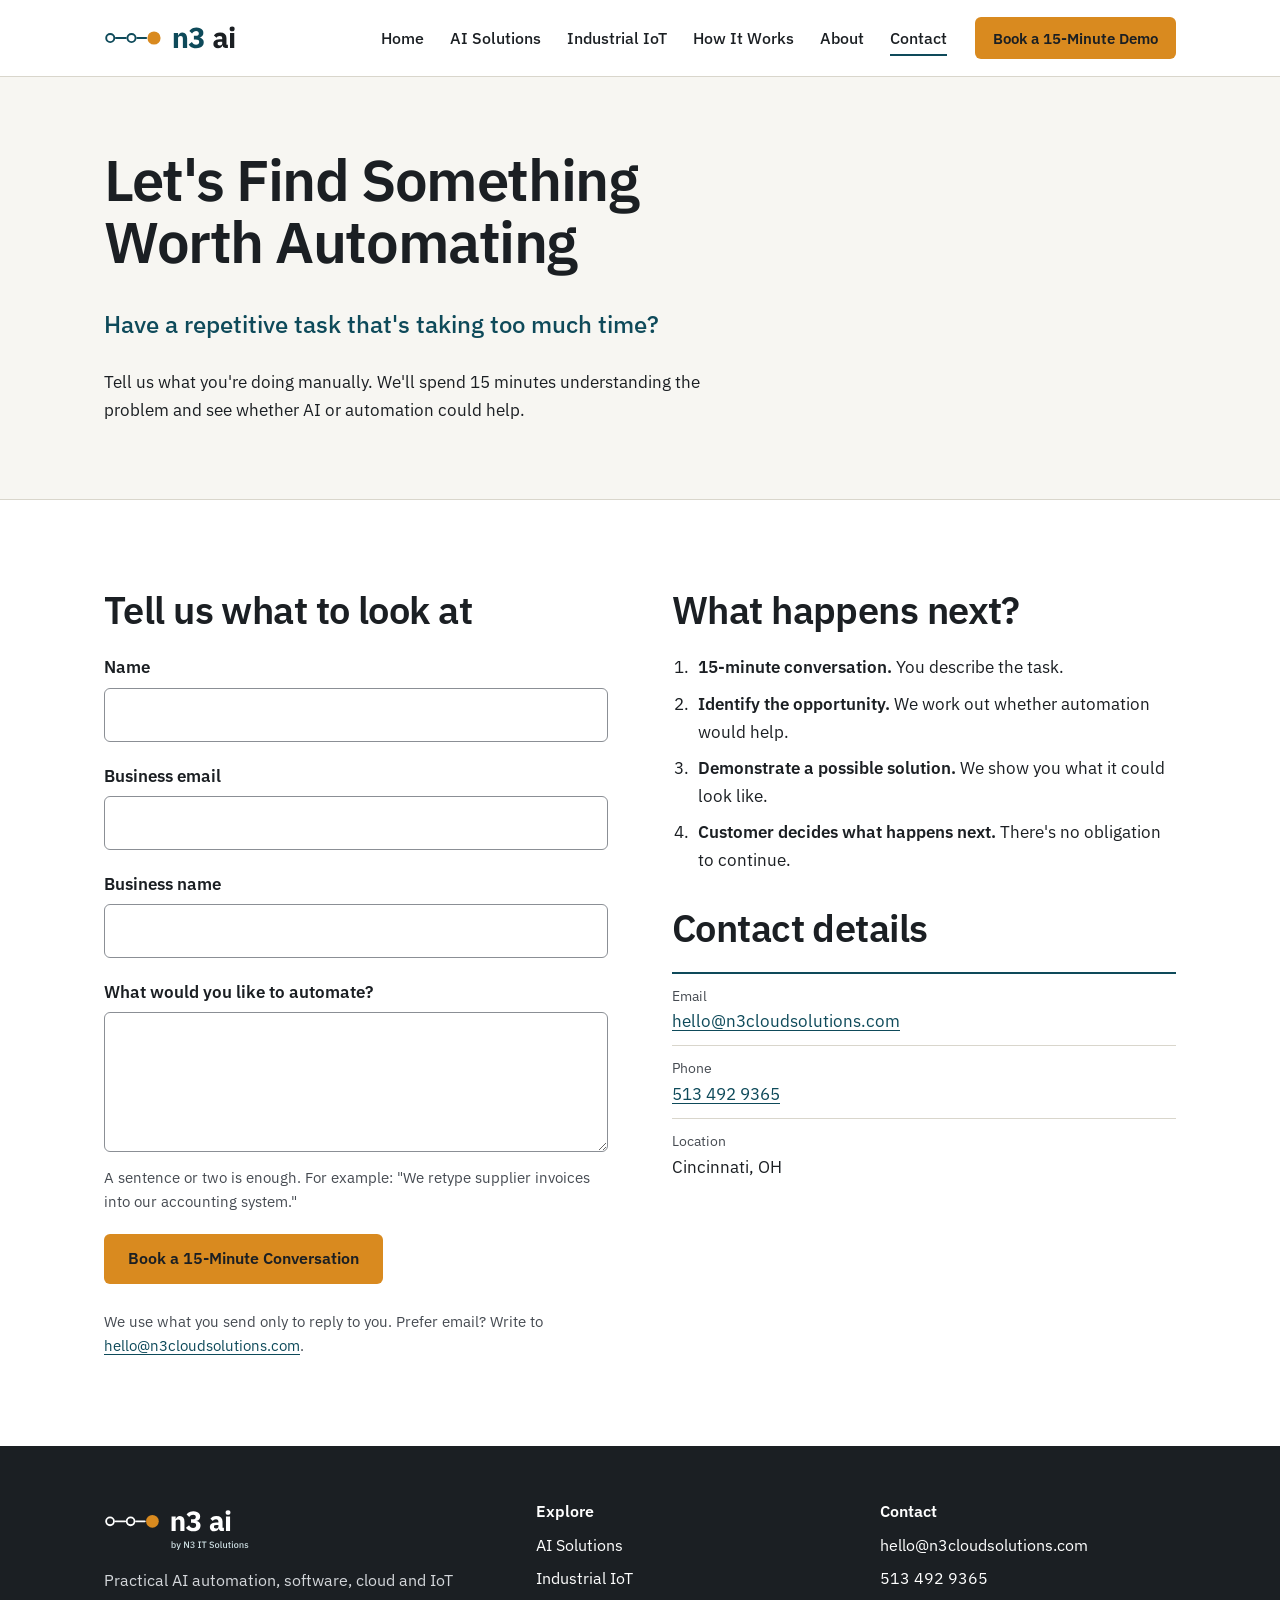
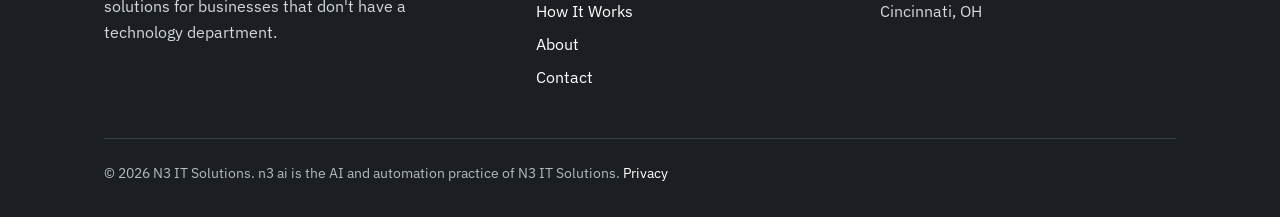
<file: contact/index.html>
<!doctype html>
<html lang="en">
<head>
<meta charset="utf-8">
<meta name="viewport" content="width=device-width, initial-scale=1">
<title>Contact n3 ai | Book a 15-Minute Demo</title>
<meta name="description" content="Tell n3 ai what you do manually today. In 15 minutes we will see whether AI or automation could make it faster, simpler or more reliable.">

<link rel="canonical" href="https://n3cloudsolutions.com/contact/">
<meta name="theme-color" content="#0E4A5A">
<meta property="og:type" content="website">
<meta property="og:site_name" content="n3 ai, by N3 IT Solutions">
<meta property="og:title" content="Contact n3 ai | Book a 15-Minute Demo">
<meta property="og:description" content="Tell n3 ai what you do manually today. In 15 minutes we will see whether AI or automation could make it faster, simpler or more reliable.">
<meta property="og:url" content="https://n3cloudsolutions.com/contact/">
<meta property="og:image" content="https://n3cloudsolutions.com/assets/img/og-image.png">
<meta name="twitter:card" content="summary_large_image">
<link rel="icon" href="../assets/img/favicon.svg" type="image/svg+xml">
<link rel="icon" href="../assets/img/favicon-32.png" sizes="32x32" type="image/png">
<link rel="apple-touch-icon" href="../assets/img/apple-touch-icon.png">
<link rel="preload" href="../assets/fonts/ibm-plex-sans-latin-400-normal.woff2" as="font" type="font/woff2" crossorigin>
<link rel="preload" href="../assets/fonts/ibm-plex-sans-latin-600-normal.woff2" as="font" type="font/woff2" crossorigin>
<link rel="stylesheet" href="../assets/css/styles.css">

<noscript><style>.menu-btn{display:none}.nav{display:flex!important;position:static!important;flex-direction:row!important;flex-wrap:wrap;border:0!important;padding:0!important}.site-header .wrap{flex-wrap:wrap}</style></noscript>
</head>
<body>
<a class="skip" href="#main">Skip to main content</a>
<header class="site-header">
<div class="wrap">
<a class="brand" href="../" aria-label="n3 ai, home"><img src="../assets/img/logo-horizontal.svg" alt="n3 ai" width="176" height="40"></a>
<button class="menu-btn" type="button" aria-expanded="false" aria-controls="site-nav">Menu</button>
<nav class="nav" id="site-nav" aria-label="Main">
<ul>
<li><a class="link" href="../">Home</a></li>
<li><a class="link" href="../ai-solutions/">AI Solutions</a></li>
<li><a class="link" href="../industrial-iot/">Industrial IoT</a></li>
<li><a class="link" href="../how-it-works/">How It Works</a></li>
<li><a class="link" href="../about/">About</a></li>
<li><a class="link" href="../contact/" aria-current="page">Contact</a></li>
</ul>
<a class="btn btn-primary btn-sm" href="../contact/?type=demo#start">Book a 15-Minute Demo</a>
</nav>
</div>
</header>
<main id="main">

<section class="page-hero" aria-labelledby="h1">
<div class="wrap">
<h1 id="h1">Let's Find Something Worth Automating</h1>
<p class="lead">Have a repetitive task that's taking too much time?</p>
<p>Tell us what you're doing manually. We'll spend 15 minutes understanding the problem and see whether AI or automation could help.</p>
</div>
</section>

<section class="section paper">
<div class="wrap two-col">
<div id="start">
<h2>Tell us what to look at</h2>
<form id="contact-form" class="form" method="post" action="#">
<div class="field"><label for="name">Name</label><input id="name" name="name" type="text" autocomplete="name" required></div>
<div class="field"><label for="email">Business email</label><input id="email" name="email" type="email" autocomplete="email" required></div>
<div class="field"><label for="business">Business name</label><input id="business" name="business" type="text" autocomplete="organization" required></div>
<div class="field"><label for="message">What would you like to automate?</label><textarea id="message" name="message" required aria-describedby="msg-hint"></textarea><p class="hint" id="msg-hint">A sentence or two is enough. For example: "We retype supplier invoices into our accounting system."</p></div>
<div class="hp" aria-hidden="true"><label for="website">Leave this field empty</label><input id="website" name="website" type="text" tabindex="-1" autocomplete="off"></div>
<div><button class="btn btn-primary" type="submit">Book a 15-Minute Conversation</button></div>
<p id="form-status" class="status" role="status" tabindex="-1" hidden></p>
<p class="hint">We use what you send only to reply to you. Prefer email? Write to <a href="mailto:hello@n3cloudsolutions.com">hello@n3cloudsolutions.com</a>.</p>
</form>
</div>
<div>
<h2>What happens next?</h2>
<ol class="steps-list">
<li><strong>15-minute conversation.</strong> You describe the task.</li>
<li><strong>Identify the opportunity.</strong> We work out whether automation would help.</li>
<li><strong>Demonstrate a possible solution.</strong> We show you what it could look like.</li>
<li><strong>Customer decides what happens next.</strong> There's no obligation to continue.</li>
</ol>
<h2>Contact details</h2>
<ul class="contact-list">
<li><span>Email</span><a href="mailto:hello@n3cloudsolutions.com">hello@n3cloudsolutions.com</a></li>
<li><span>Phone</span><a href="tel:+15134929365">513 492 9365</a></li>
<li><span>Location</span>Cincinnati, OH</li>
</ul>
</div>
</div>
</section>
</main>
<footer class="site-footer">
<div class="wrap">
<div class="foot-grid">
<div>
<img src="../assets/img/logo-full-reversed.svg" alt="n3 ai, by N3 IT Solutions" width="200" height="52">
<p>Practical AI automation, software, cloud and IoT solutions for businesses that don't have a technology department.</p>
</div>
<div>
<h2>Explore</h2>
<ul>
<li><a href="../ai-solutions/">AI Solutions</a></li>
<li><a href="../industrial-iot/">Industrial IoT</a></li>
<li><a href="../how-it-works/">How It Works</a></li>
<li><a href="../about/">About</a></li>
<li><a href="../contact/">Contact</a></li>
</ul>
</div>
<div>
<h2>Contact</h2>
<ul>
<li><a href="mailto:hello@n3cloudsolutions.com">hello@n3cloudsolutions.com</a></li>
<li><a href="tel:+15134929365">513 492 9365</a></li>
<li>Cincinnati, OH</li>
</ul>
</div>
</div>
<div class="legal"><p>&copy; 2026 N3 IT Solutions. n3 ai is the AI and automation practice of N3 IT Solutions. <a href="../privacy/">Privacy</a></p></div>
</div>
</footer>
<script src="../assets/js/main.js" defer></script>
</body>
</html>
</file>
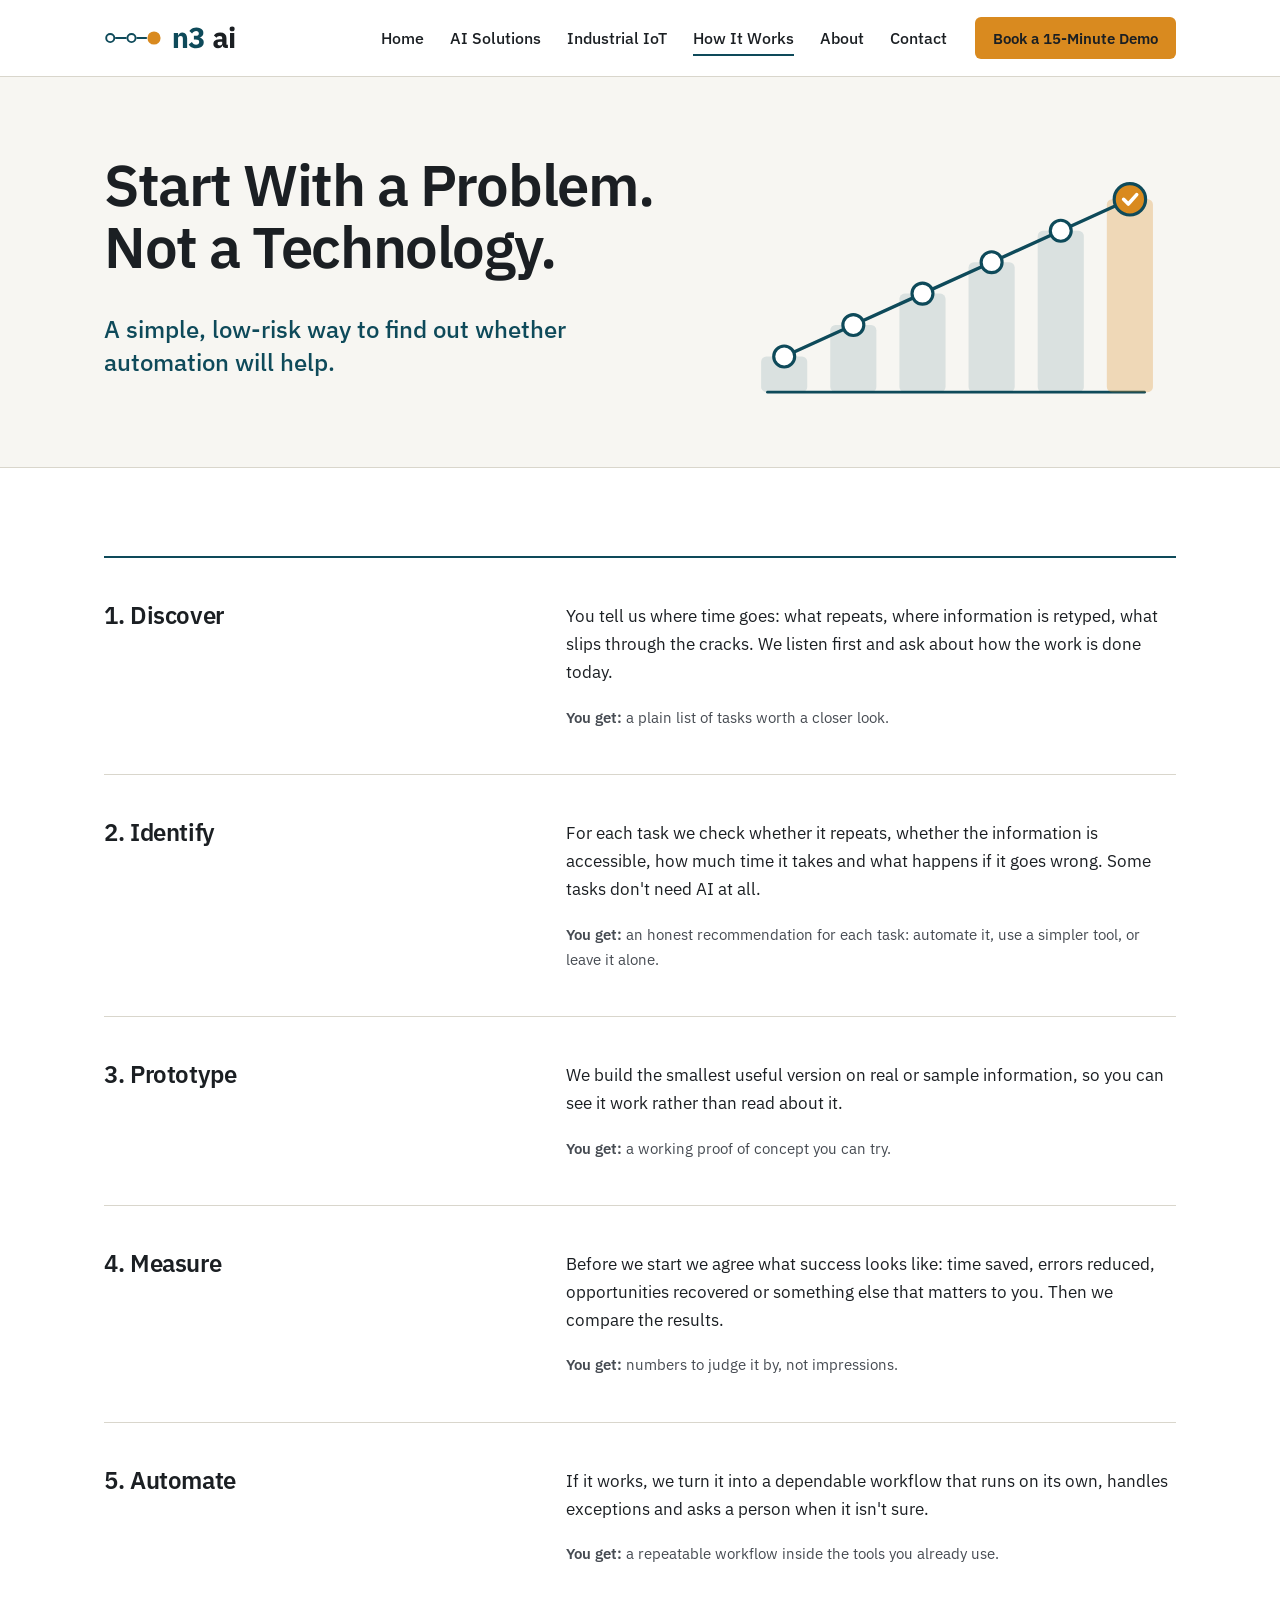
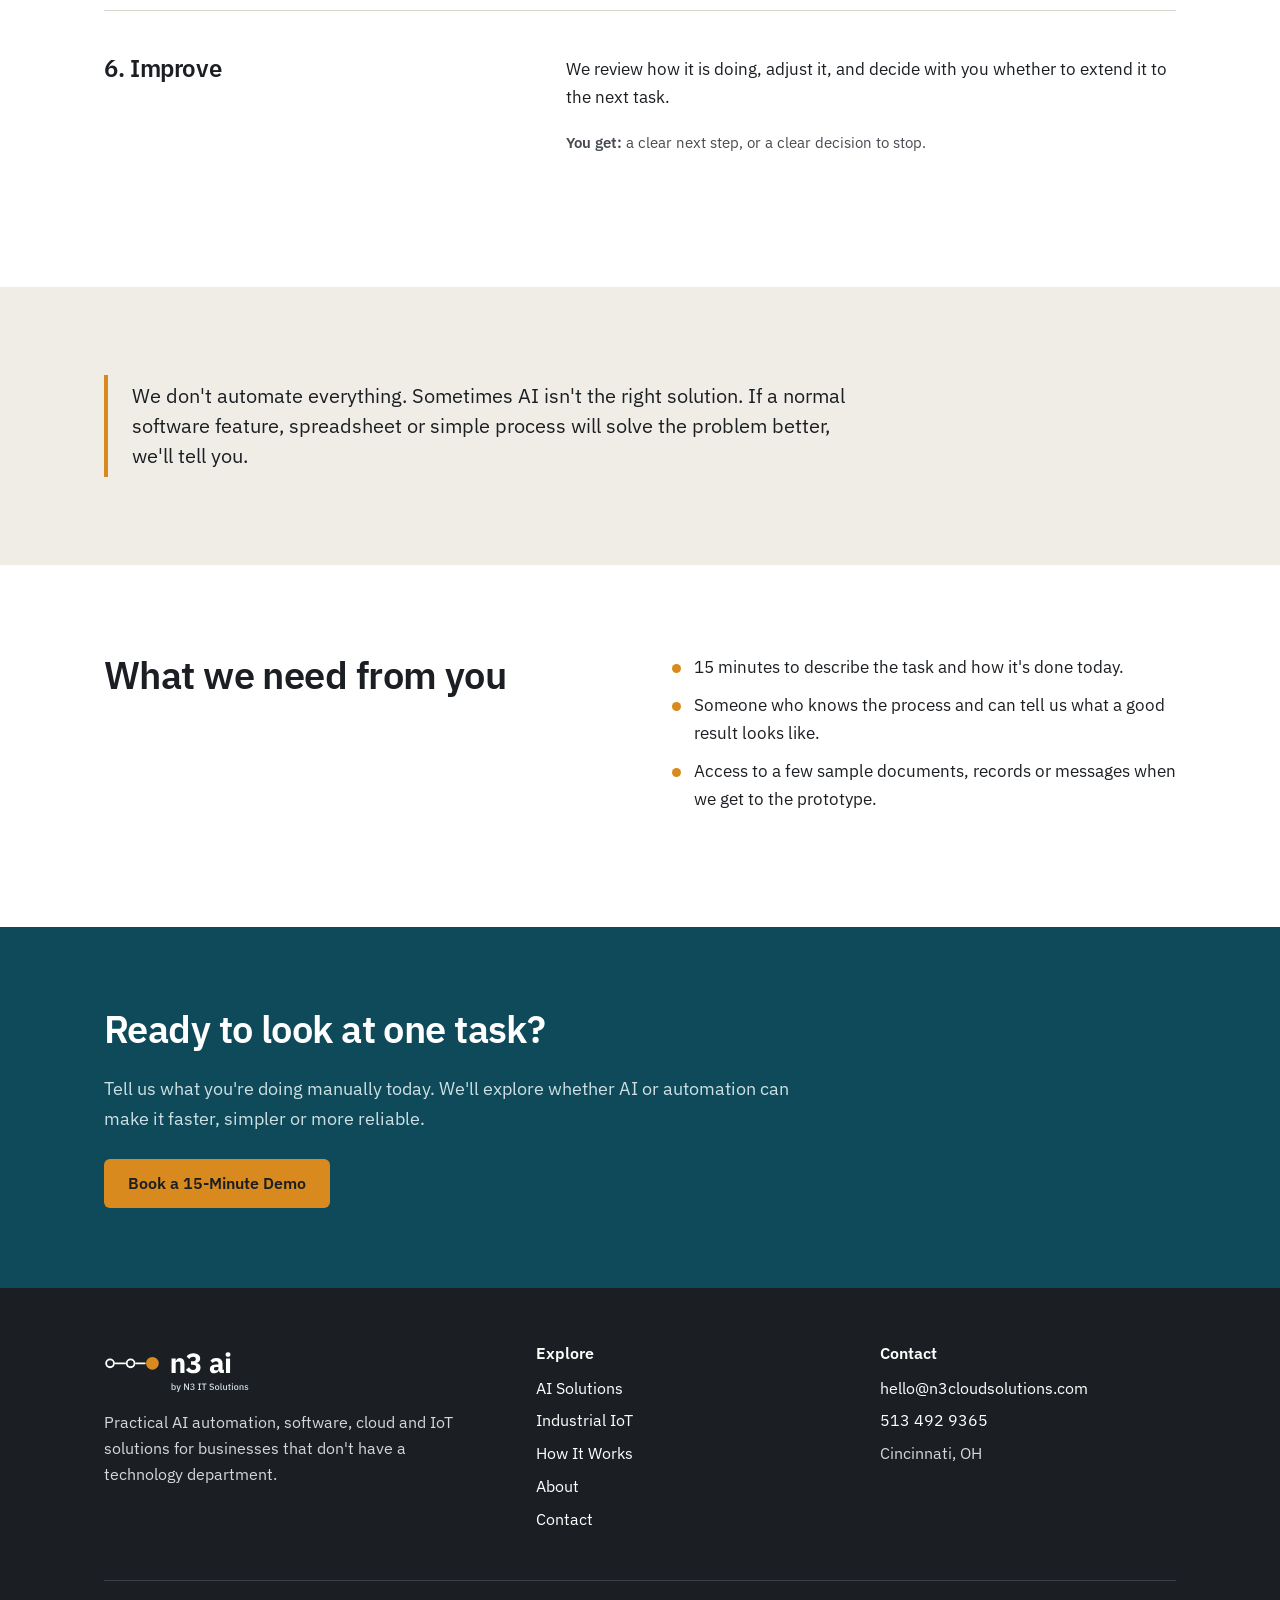
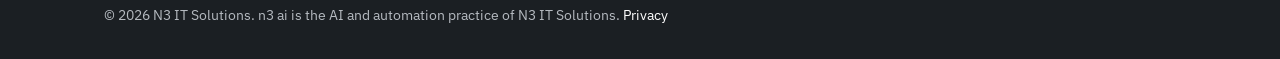
<file: how-it-works/index.html>
<!doctype html>
<html lang="en">
<head>
<meta charset="utf-8">
<meta name="viewport" content="width=device-width, initial-scale=1">
<title>How It Works: Start With the Problem | n3 ai</title>
<meta name="description" content="Our process: discover the problem, identify the opportunity, prototype, measure, automate and improve. We tell you when AI is not the right answer.">

<link rel="canonical" href="https://n3cloudsolutions.com/how-it-works/">
<meta name="theme-color" content="#0E4A5A">
<meta property="og:type" content="website">
<meta property="og:site_name" content="n3 ai, by N3 IT Solutions">
<meta property="og:title" content="How It Works: Start With the Problem | n3 ai">
<meta property="og:description" content="Our process: discover the problem, identify the opportunity, prototype, measure, automate and improve. We tell you when AI is not the right answer.">
<meta property="og:url" content="https://n3cloudsolutions.com/how-it-works/">
<meta property="og:image" content="https://n3cloudsolutions.com/assets/img/og-image.png">
<meta name="twitter:card" content="summary_large_image">
<link rel="icon" href="../assets/img/favicon.svg" type="image/svg+xml">
<link rel="icon" href="../assets/img/favicon-32.png" sizes="32x32" type="image/png">
<link rel="apple-touch-icon" href="../assets/img/apple-touch-icon.png">
<link rel="preload" href="../assets/fonts/ibm-plex-sans-latin-400-normal.woff2" as="font" type="font/woff2" crossorigin>
<link rel="preload" href="../assets/fonts/ibm-plex-sans-latin-600-normal.woff2" as="font" type="font/woff2" crossorigin>
<link rel="stylesheet" href="../assets/css/styles.css">

<noscript><style>.menu-btn{display:none}.nav{display:flex!important;position:static!important;flex-direction:row!important;flex-wrap:wrap;border:0!important;padding:0!important}.site-header .wrap{flex-wrap:wrap}</style></noscript>
</head>
<body>
<a class="skip" href="#main">Skip to main content</a>
<header class="site-header">
<div class="wrap">
<a class="brand" href="../" aria-label="n3 ai, home"><img src="../assets/img/logo-horizontal.svg" alt="n3 ai" width="176" height="40"></a>
<button class="menu-btn" type="button" aria-expanded="false" aria-controls="site-nav">Menu</button>
<nav class="nav" id="site-nav" aria-label="Main">
<ul>
<li><a class="link" href="../">Home</a></li>
<li><a class="link" href="../ai-solutions/">AI Solutions</a></li>
<li><a class="link" href="../industrial-iot/">Industrial IoT</a></li>
<li><a class="link" href="../how-it-works/" aria-current="page">How It Works</a></li>
<li><a class="link" href="../about/">About</a></li>
<li><a class="link" href="../contact/">Contact</a></li>
</ul>
<a class="btn btn-primary btn-sm" href="../contact/?type=demo#start">Book a 15-Minute Demo</a>
</nav>
</div>
</header>
<main id="main">

<section class="page-hero" aria-labelledby="h1">
<div class="wrap hero-split">
<div>
<h1 id="h1">Start With a Problem. Not a Technology.</h1>
<p class="lead">A simple, low-risk way to find out whether automation will help.</p>
</div>
<img class="art" src="../assets/img/illus-process.svg" alt="Six steps rising from a first conversation to a working automation" width="420" height="250">
</div>
</section>

<section class="section paper" aria-label="The process">
<div class="wrap"><div class="rows">
<div class="row">
<div><h2>1. Discover</h2></div>
<div><p>You tell us where time goes: what repeats, where information is retyped, what slips through the cracks. We listen first and ask about how the work is done today.</p><p class="works"><strong>You get:</strong> a plain list of tasks worth a closer look.</p></div>
</div>
<div class="row">
<div><h2>2. Identify</h2></div>
<div><p>For each task we check whether it repeats, whether the information is accessible, how much time it takes and what happens if it goes wrong. Some tasks don't need AI at all.</p><p class="works"><strong>You get:</strong> an honest recommendation for each task: automate it, use a simpler tool, or leave it alone.</p></div>
</div>
<div class="row">
<div><h2>3. Prototype</h2></div>
<div><p>We build the smallest useful version on real or sample information, so you can see it work rather than read about it.</p><p class="works"><strong>You get:</strong> a working proof of concept you can try.</p></div>
</div>
<div class="row">
<div><h2>4. Measure</h2></div>
<div><p>Before we start we agree what success looks like: time saved, errors reduced, opportunities recovered or something else that matters to you. Then we compare the results.</p><p class="works"><strong>You get:</strong> numbers to judge it by, not impressions.</p></div>
</div>
<div class="row">
<div><h2>5. Automate</h2></div>
<div><p>If it works, we turn it into a dependable workflow that runs on its own, handles exceptions and asks a person when it isn't sure.</p><p class="works"><strong>You get:</strong> a repeatable workflow inside the tools you already use.</p></div>
</div>
<div class="row">
<div><h2>6. Improve</h2></div>
<div><p>We review how it is doing, adjust it, and decide with you whether to extend it to the next task.</p><p class="works"><strong>You get:</strong> a clear next step, or a clear decision to stop.</p></div>
</div>

</div></div>
</section>

<section class="section alt" aria-label="Our position">
<div class="wrap">
<div class="callout">
<p>We don't automate everything. Sometimes AI isn't the right solution. If a normal software feature, spreadsheet or simple process will solve the problem better, we'll tell you.</p>
</div>
</div>
</section>

<section class="section paper" aria-labelledby="need-h">
<div class="wrap two-col">
<div><h2 id="need-h">What we need from you</h2></div>
<ul class="ticks" style="grid-template-columns:1fr">
<li>15 minutes to describe the task and how it's done today.</li>
<li>Someone who knows the process and can tell us what a good result looks like.</li>
<li>Access to a few sample documents, records or messages when we get to the prototype.</li>
</ul>
</div>
</section>
<section class="cta-band on-dark" aria-labelledby="cta-h">
<div class="wrap">
<h2 id="cta-h">Ready to look at one task?</h2>
<p>Tell us what you're doing manually today. We'll explore whether AI or automation can make it faster, simpler or more reliable.</p>
<div class="actions"><a class="btn btn-primary" href="../contact/?type=demo#start">Book a 15-Minute Demo</a></div>
</div>
</section>
</main>
<footer class="site-footer">
<div class="wrap">
<div class="foot-grid">
<div>
<img src="../assets/img/logo-full-reversed.svg" alt="n3 ai, by N3 IT Solutions" width="200" height="52">
<p>Practical AI automation, software, cloud and IoT solutions for businesses that don't have a technology department.</p>
</div>
<div>
<h2>Explore</h2>
<ul>
<li><a href="../ai-solutions/">AI Solutions</a></li>
<li><a href="../industrial-iot/">Industrial IoT</a></li>
<li><a href="../how-it-works/">How It Works</a></li>
<li><a href="../about/">About</a></li>
<li><a href="../contact/">Contact</a></li>
</ul>
</div>
<div>
<h2>Contact</h2>
<ul>
<li><a href="mailto:hello@n3cloudsolutions.com">hello@n3cloudsolutions.com</a></li>
<li><a href="tel:+15134929365">513 492 9365</a></li>
<li>Cincinnati, OH</li>
</ul>
</div>
</div>
<div class="legal"><p>&copy; 2026 N3 IT Solutions. n3 ai is the AI and automation practice of N3 IT Solutions. <a href="../privacy/">Privacy</a></p></div>
</div>
</footer>
<script src="../assets/js/main.js" defer></script>
</body>
</html>
</file>
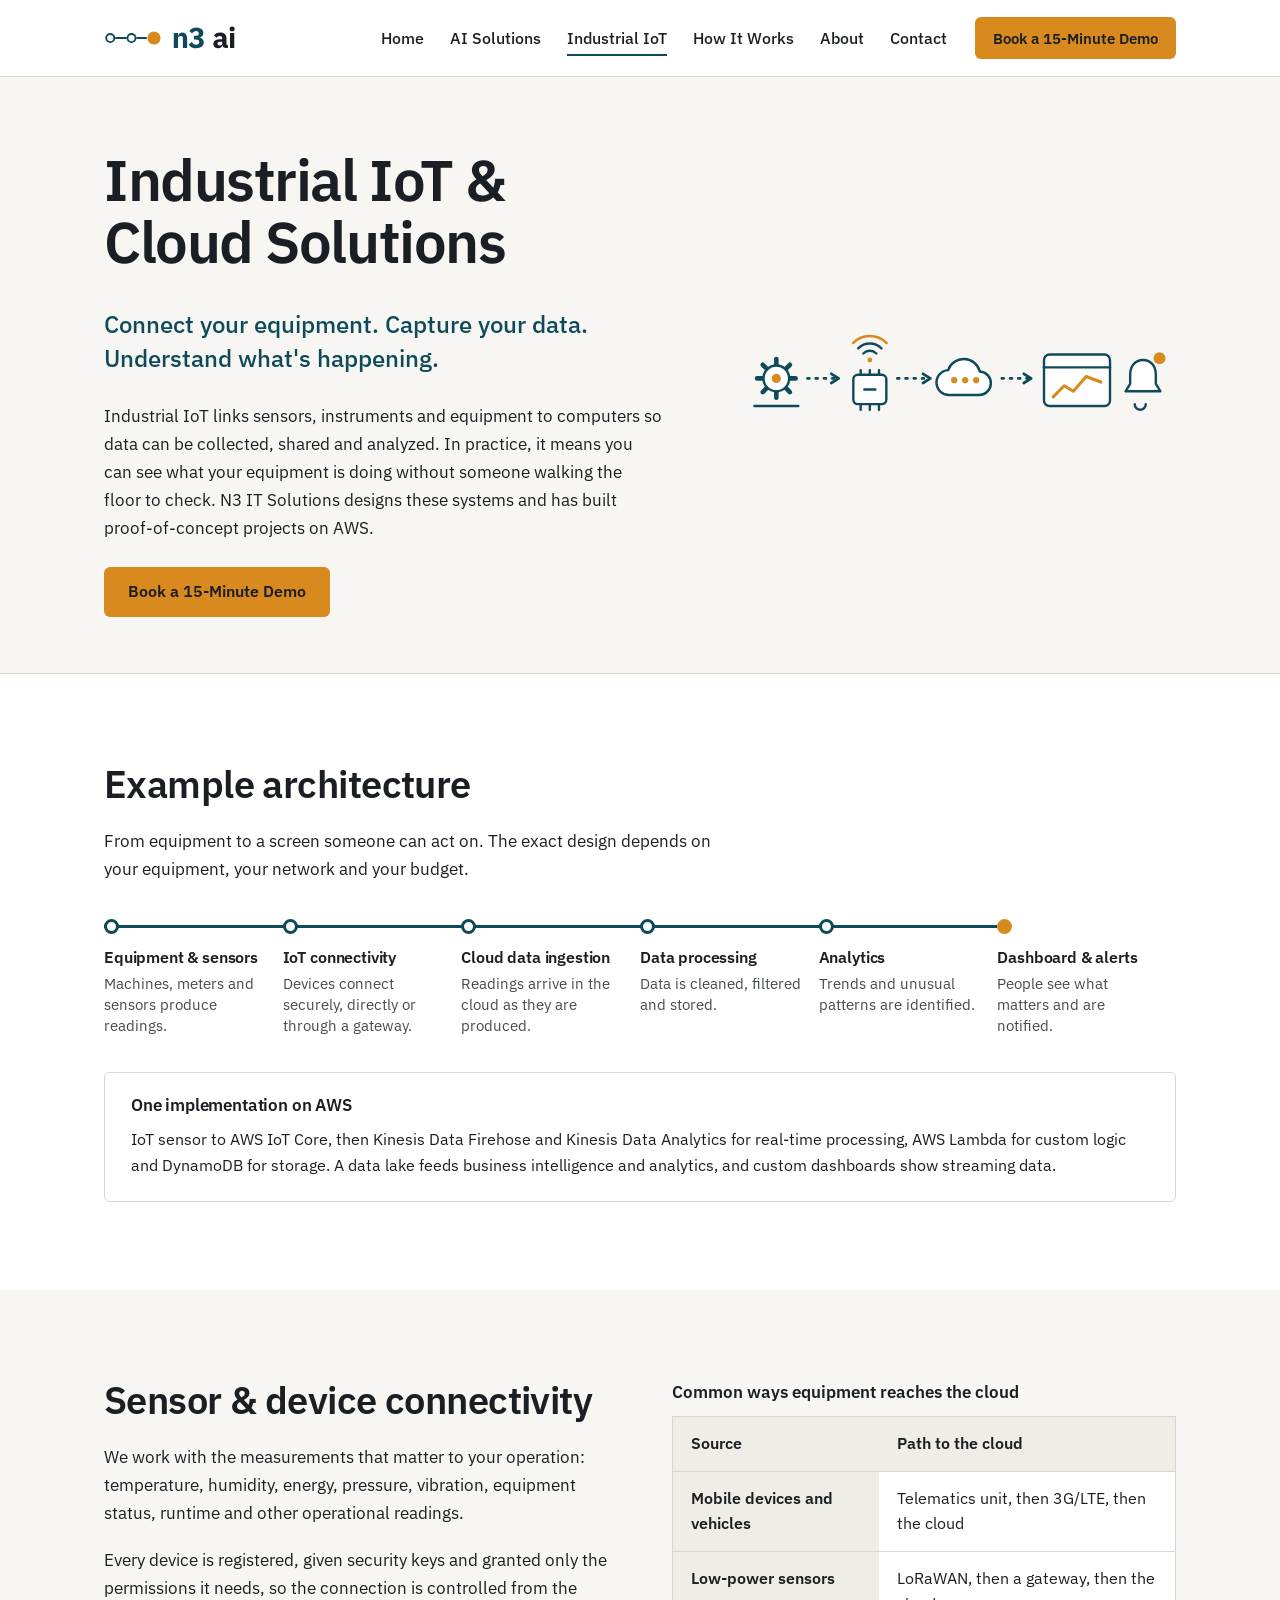
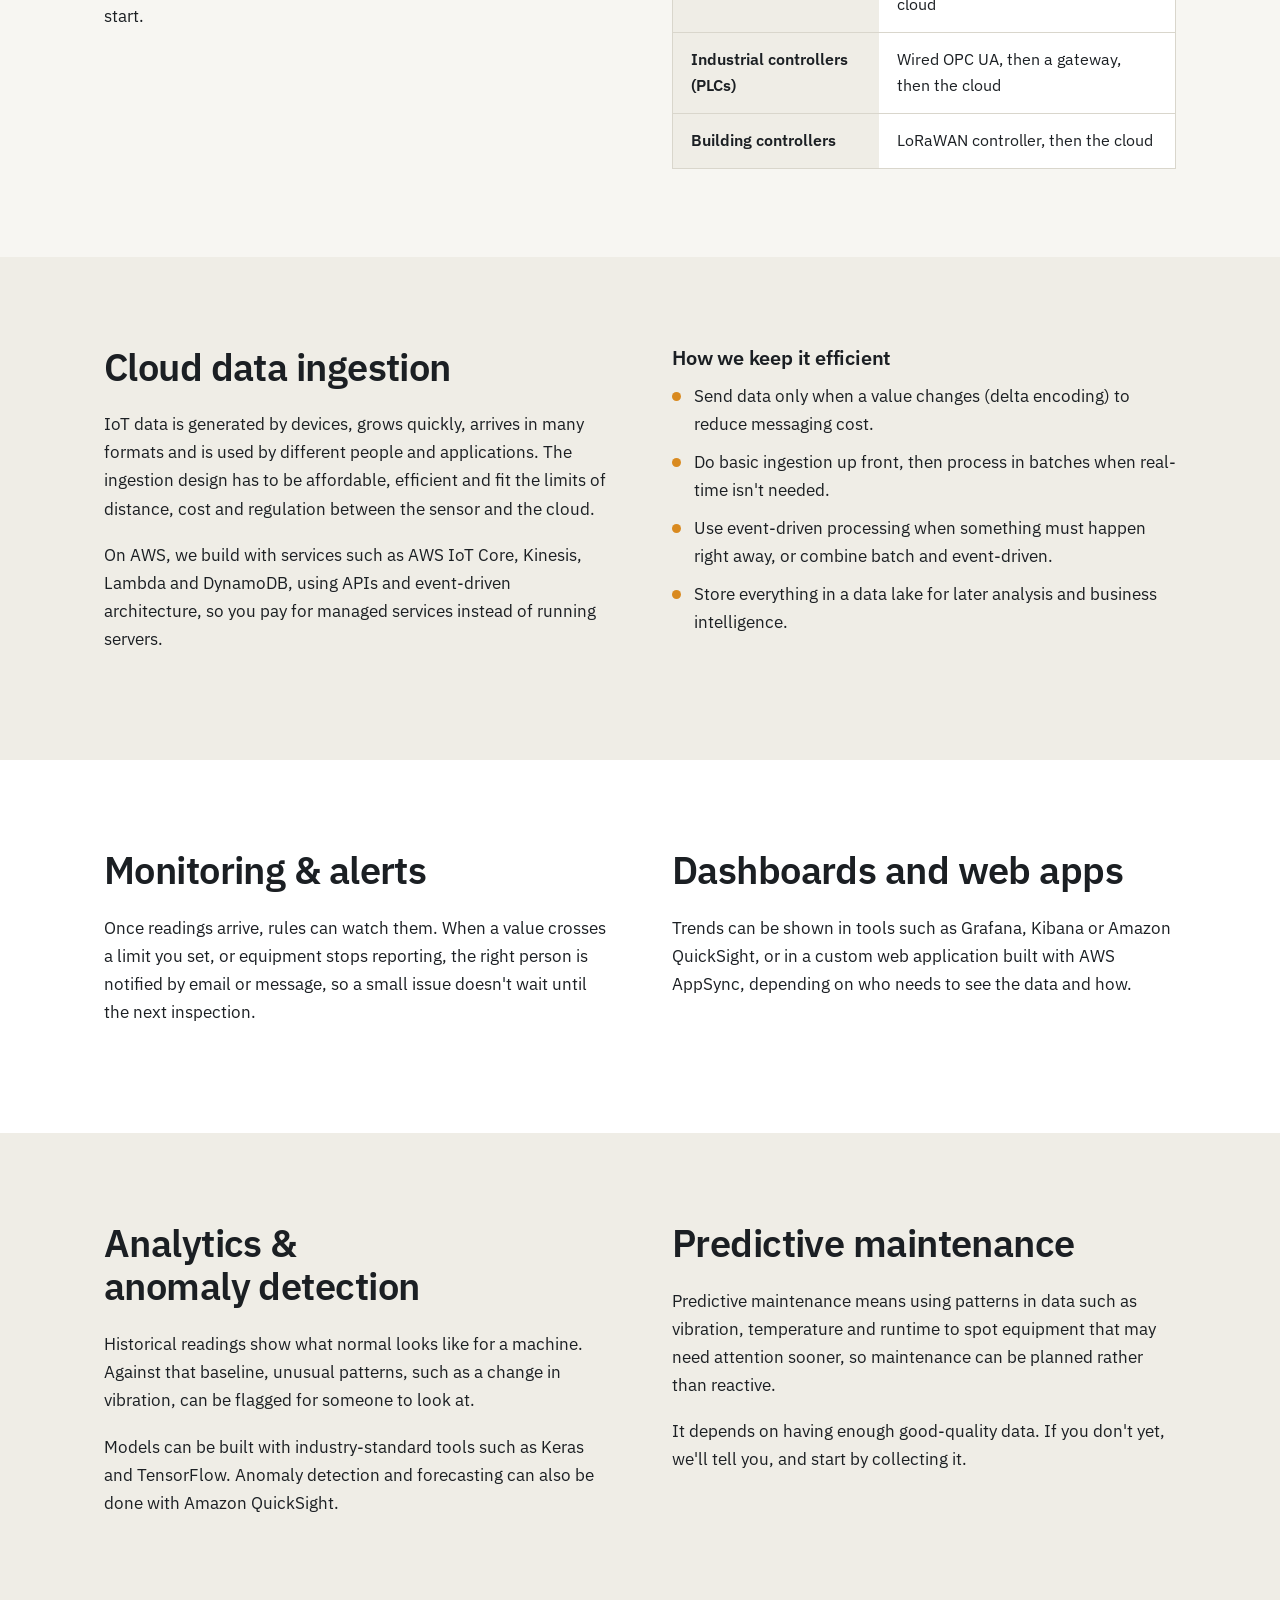
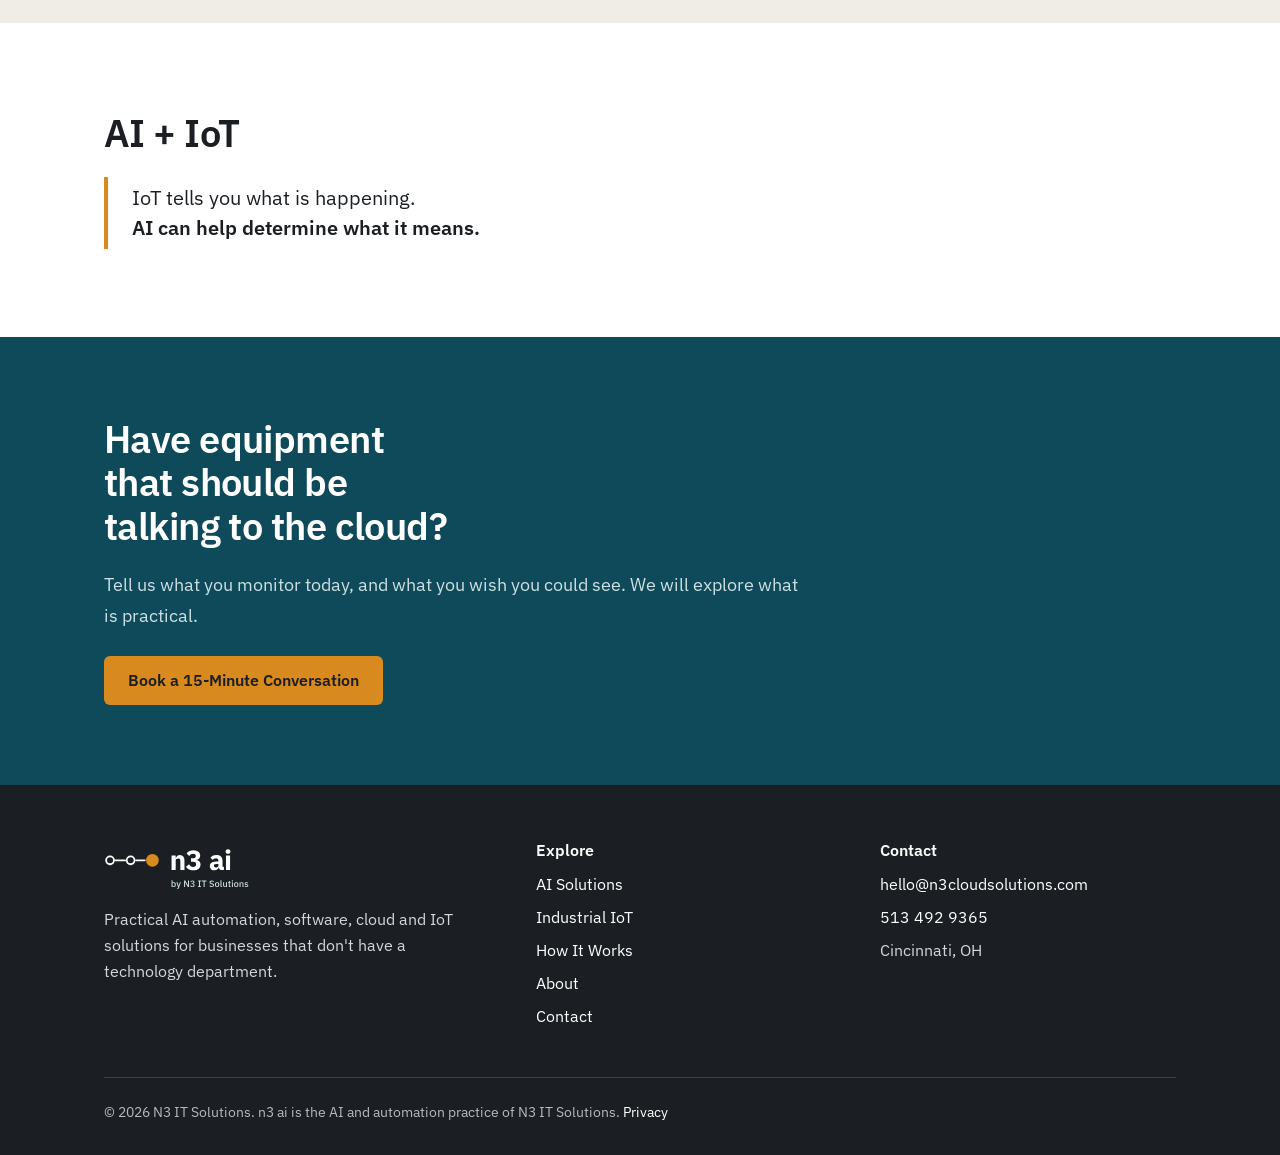
<file: industrial-iot/index.html>
<!doctype html>
<html lang="en">
<head>
<meta charset="utf-8">
<meta name="viewport" content="width=device-width, initial-scale=1">
<title>Industrial IoT & Cloud Solutions | n3 ai</title>
<meta name="description" content="Industrial IoT and cloud engineering from N3 IT Solutions: sensor connectivity, AWS IoT data ingestion, monitoring, analytics, anomaly detection and dashboards.">

<link rel="canonical" href="https://n3cloudsolutions.com/industrial-iot/">
<meta name="theme-color" content="#0E4A5A">
<meta property="og:type" content="website">
<meta property="og:site_name" content="n3 ai, by N3 IT Solutions">
<meta property="og:title" content="Industrial IoT & Cloud Solutions | n3 ai">
<meta property="og:description" content="Industrial IoT and cloud engineering from N3 IT Solutions: sensor connectivity, AWS IoT data ingestion, monitoring, analytics, anomaly detection and dashboards.">
<meta property="og:url" content="https://n3cloudsolutions.com/industrial-iot/">
<meta property="og:image" content="https://n3cloudsolutions.com/assets/img/og-image.png">
<meta name="twitter:card" content="summary_large_image">
<link rel="icon" href="../assets/img/favicon.svg" type="image/svg+xml">
<link rel="icon" href="../assets/img/favicon-32.png" sizes="32x32" type="image/png">
<link rel="apple-touch-icon" href="../assets/img/apple-touch-icon.png">
<link rel="preload" href="../assets/fonts/ibm-plex-sans-latin-400-normal.woff2" as="font" type="font/woff2" crossorigin>
<link rel="preload" href="../assets/fonts/ibm-plex-sans-latin-600-normal.woff2" as="font" type="font/woff2" crossorigin>
<link rel="stylesheet" href="../assets/css/styles.css">

<noscript><style>.menu-btn{display:none}.nav{display:flex!important;position:static!important;flex-direction:row!important;flex-wrap:wrap;border:0!important;padding:0!important}.site-header .wrap{flex-wrap:wrap}</style></noscript>
</head>
<body>
<a class="skip" href="#main">Skip to main content</a>
<header class="site-header">
<div class="wrap">
<a class="brand" href="../" aria-label="n3 ai, home"><img src="../assets/img/logo-horizontal.svg" alt="n3 ai" width="176" height="40"></a>
<button class="menu-btn" type="button" aria-expanded="false" aria-controls="site-nav">Menu</button>
<nav class="nav" id="site-nav" aria-label="Main">
<ul>
<li><a class="link" href="../">Home</a></li>
<li><a class="link" href="../ai-solutions/">AI Solutions</a></li>
<li><a class="link" href="../industrial-iot/" aria-current="page">Industrial IoT</a></li>
<li><a class="link" href="../how-it-works/">How It Works</a></li>
<li><a class="link" href="../about/">About</a></li>
<li><a class="link" href="../contact/">Contact</a></li>
</ul>
<a class="btn btn-primary btn-sm" href="../contact/?type=demo#start">Book a 15-Minute Demo</a>
</nav>
</div>
</header>
<main id="main">

<section class="page-hero" aria-labelledby="h1">
<div class="wrap hero-split">
<div>
<h1 id="h1">Industrial IoT &amp; Cloud Solutions</h1>
<p class="lead">Connect your equipment. Capture your data. Understand what's happening.</p>
<p>Industrial IoT links sensors, instruments and equipment to computers so data can be collected, shared and analyzed. In practice, it means you can see what your equipment is doing without someone walking the floor to check. N3 IT Solutions designs these systems and has built proof-of-concept projects on AWS.</p>
<div class="actions"><a class="btn btn-primary" href="../contact/?type=demo#start">Book a 15-Minute Demo</a></div>
</div>
<img class="art" src="../assets/img/illus-iot.svg" alt="Equipment with a sensor sends data to the cloud, which feeds a dashboard and alerts" width="480" height="150">
</div>
</section>

<section class="section paper" aria-labelledby="arch-h">
<div class="wrap">
<div class="section-head"><h2 id="arch-h">Example architecture</h2><p>From equipment to a screen someone can act on. The exact design depends on your equipment, your network and your budget.</p></div>
<ol class="arch">
<li><h3>Equipment &amp; sensors</h3><p>Machines, meters and sensors produce readings.</p></li>
<li><h3>IoT connectivity</h3><p>Devices connect securely, directly or through a gateway.</p></li>
<li><h3>Cloud data ingestion</h3><p>Readings arrive in the cloud as they are produced.</p></li>
<li><h3>Data processing</h3><p>Data is cleaned, filtered and stored.</p></li>
<li><h3>Analytics</h3><p>Trends and unusual patterns are identified.</p></li>
<li><h3>Dashboard &amp; alerts</h3><p>People see what matters and are notified.</p></li>
</ol>
<div class="aws"><h3>One implementation on AWS</h3><p>IoT sensor to AWS IoT Core, then Kinesis Data Firehose and Kinesis Data Analytics for real-time processing, AWS Lambda for custom logic and DynamoDB for storage. A data lake feeds business intelligence and analytics, and custom dashboards show streaming data.</p></div>
</div>
</section>

<section class="section" aria-labelledby="conn-h">
<div class="wrap two-col">
<div>
<h2 id="conn-h">Sensor &amp; device connectivity</h2>
<p>We work with the measurements that matter to your operation: temperature, humidity, energy, pressure, vibration, equipment status, runtime and other operational readings.</p>
<p>Every device is registered, given security keys and granted only the permissions it needs, so the connection is controlled from the start.</p>
</div>
<div class="table-scroll">
<table>
<caption>Common ways equipment reaches the cloud</caption>
<thead><tr><th scope="col">Source</th><th scope="col">Path to the cloud</th></tr></thead>
<tbody>
<tr><th scope="row">Mobile devices and vehicles</th><td>Telematics unit, then 3G/LTE, then the cloud</td></tr>
<tr><th scope="row">Low-power sensors</th><td>LoRaWAN, then a gateway, then the cloud</td></tr>
<tr><th scope="row">Industrial controllers (PLCs)</th><td>Wired OPC UA, then a gateway, then the cloud</td></tr>
<tr><th scope="row">Building controllers</th><td>LoRaWAN controller, then the cloud</td></tr>
</tbody>
</table>
</div>
</div>
</section>

<section class="section alt" aria-labelledby="ingest-h">
<div class="wrap two-col">
<div>
<h2 id="ingest-h">Cloud data ingestion</h2>
<p>IoT data is generated by devices, grows quickly, arrives in many formats and is used by different people and applications. The ingestion design has to be affordable, efficient and fit the limits of distance, cost and regulation between the sensor and the cloud.</p>
<p>On AWS, we build with services such as AWS IoT Core, Kinesis, Lambda and DynamoDB, using APIs and event-driven architecture, so you pay for managed services instead of running servers.</p>
</div>
<div>
<h3>How we keep it efficient</h3>
<ul class="ticks" style="grid-template-columns:1fr">
<li>Send data only when a value changes (delta encoding) to reduce messaging cost.</li>
<li>Do basic ingestion up front, then process in batches when real-time isn't needed.</li>
<li>Use event-driven processing when something must happen right away, or combine batch and event-driven.</li>
<li>Store everything in a data lake for later analysis and business intelligence.</li>
</ul>
</div>
</div>
</section>

<section class="section paper" aria-labelledby="mon-h">
<div class="wrap two-col">
<div>
<h2 id="mon-h">Monitoring &amp; alerts</h2>
<p>Once readings arrive, rules can watch them. When a value crosses a limit you set, or equipment stops reporting, the right person is notified by email or message, so a small issue doesn't wait until the next inspection.</p>
</div>
<div>
<h2>Dashboards and web apps</h2>
<p>Trends can be shown in tools such as Grafana, Kibana or Amazon QuickSight, or in a custom web application built with AWS AppSync, depending on who needs to see the data and how.</p>
</div>
</div>
</section>

<section class="section alt" aria-labelledby="an-h">
<div class="wrap two-col">
<div>
<h2 id="an-h">Analytics &amp; anomaly detection</h2>
<p>Historical readings show what normal looks like for a machine. Against that baseline, unusual patterns, such as a change in vibration, can be flagged for someone to look at.</p>
<p>Models can be built with industry-standard tools such as Keras and TensorFlow. Anomaly detection and forecasting can also be done with Amazon QuickSight.</p>
</div>
<div>
<h2>Predictive maintenance</h2>
<p>Predictive maintenance means using patterns in data such as vibration, temperature and runtime to spot equipment that may need attention sooner, so maintenance can be planned rather than reactive.</p>
<p>It depends on having enough good-quality data. If you don't yet, we'll tell you, and start by collecting it.</p>
</div>
</div>
</section>

<section class="section paper" aria-labelledby="aiot-h">
<div class="wrap">
<h2 id="aiot-h">AI + IoT</h2>
<div class="callout"><p>IoT tells you what is happening.</p><p><strong>AI can help determine what it means.</strong></p></div>
</div>
</section>
<section class="cta-band on-dark" aria-labelledby="cta-h">
<div class="wrap">
<h2 id="cta-h">Have equipment that should be talking to the cloud?</h2>
<p>Tell us what you monitor today, and what you wish you could see. We will explore what is practical.</p>
<div class="actions"><a class="btn btn-primary" href="../contact/#start">Book a 15-Minute Conversation</a></div>
</div>
</section>
</main>
<footer class="site-footer">
<div class="wrap">
<div class="foot-grid">
<div>
<img src="../assets/img/logo-full-reversed.svg" alt="n3 ai, by N3 IT Solutions" width="200" height="52">
<p>Practical AI automation, software, cloud and IoT solutions for businesses that don't have a technology department.</p>
</div>
<div>
<h2>Explore</h2>
<ul>
<li><a href="../ai-solutions/">AI Solutions</a></li>
<li><a href="../industrial-iot/">Industrial IoT</a></li>
<li><a href="../how-it-works/">How It Works</a></li>
<li><a href="../about/">About</a></li>
<li><a href="../contact/">Contact</a></li>
</ul>
</div>
<div>
<h2>Contact</h2>
<ul>
<li><a href="mailto:hello@n3cloudsolutions.com">hello@n3cloudsolutions.com</a></li>
<li><a href="tel:+15134929365">513 492 9365</a></li>
<li>Cincinnati, OH</li>
</ul>
</div>
</div>
<div class="legal"><p>&copy; 2026 N3 IT Solutions. n3 ai is the AI and automation practice of N3 IT Solutions. <a href="../privacy/">Privacy</a></p></div>
</div>
</footer>
<script src="../assets/js/main.js" defer></script>
</body>
</html>
</file>
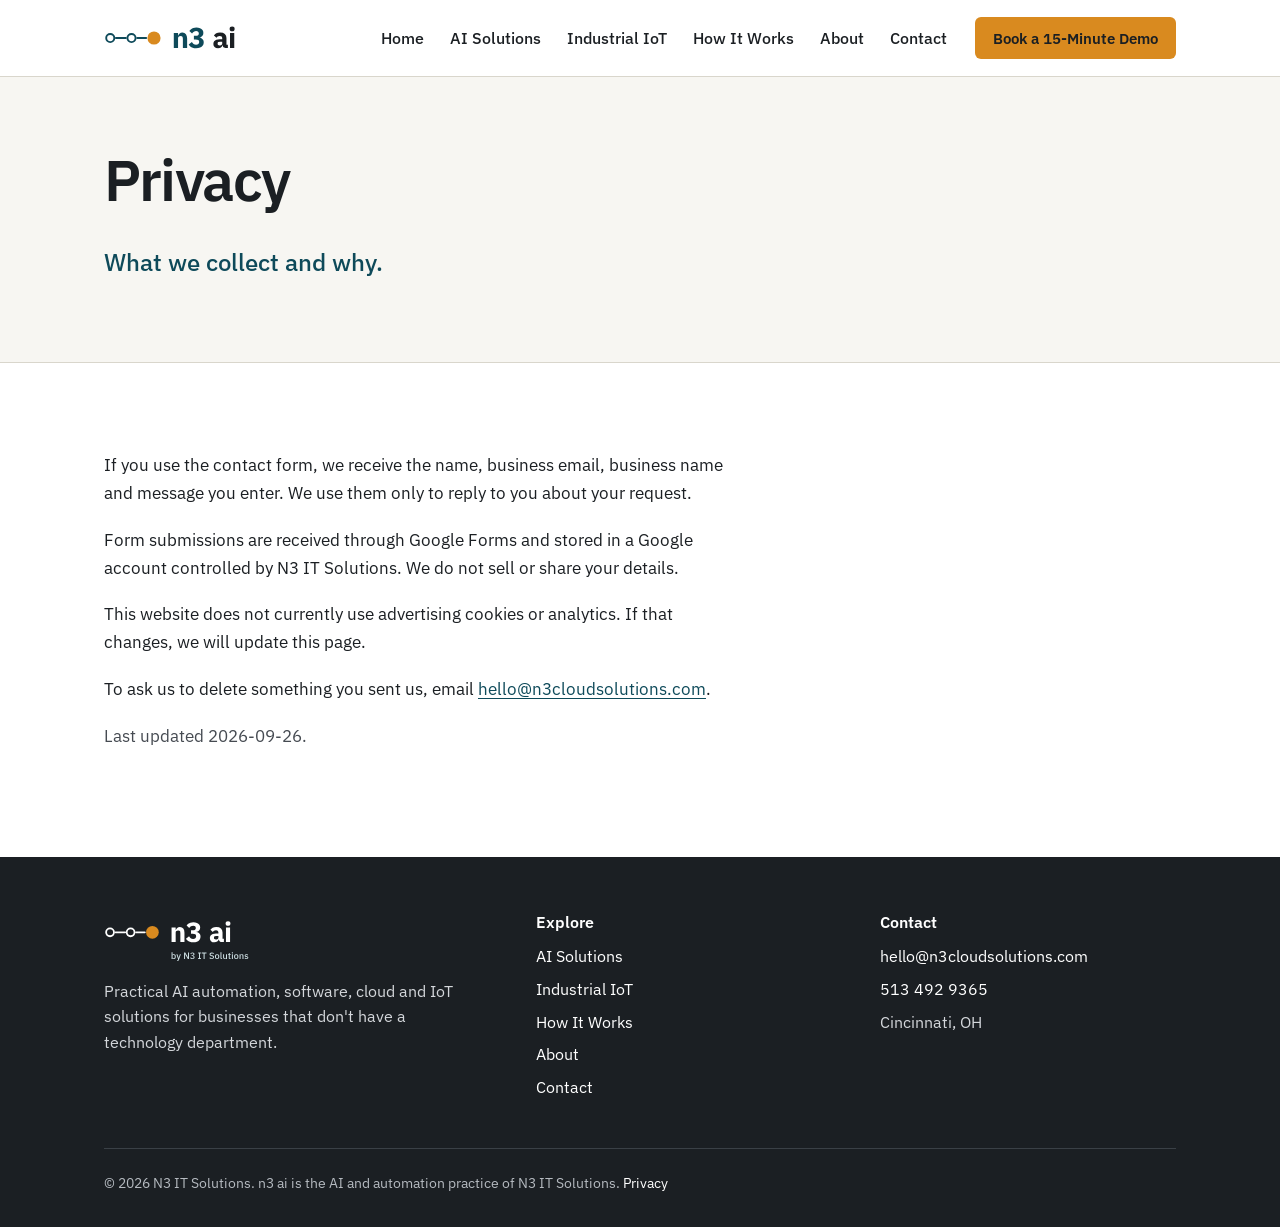
<file: privacy/index.html>
<!doctype html>
<html lang="en">
<head>
<meta charset="utf-8">
<meta name="viewport" content="width=device-width, initial-scale=1">
<title>Privacy | n3 ai</title>
<meta name="description" content="How n3 ai, by N3 IT Solutions, handles information you send through the contact form.">

<link rel="canonical" href="https://n3cloudsolutions.com/privacy/">
<meta name="theme-color" content="#0E4A5A">
<meta property="og:type" content="website">
<meta property="og:site_name" content="n3 ai, by N3 IT Solutions">
<meta property="og:title" content="Privacy | n3 ai">
<meta property="og:description" content="How n3 ai, by N3 IT Solutions, handles information you send through the contact form.">
<meta property="og:url" content="https://n3cloudsolutions.com/privacy/">
<meta property="og:image" content="https://n3cloudsolutions.com/assets/img/og-image.png">
<meta name="twitter:card" content="summary_large_image">
<link rel="icon" href="../assets/img/favicon.svg" type="image/svg+xml">
<link rel="icon" href="../assets/img/favicon-32.png" sizes="32x32" type="image/png">
<link rel="apple-touch-icon" href="../assets/img/apple-touch-icon.png">
<link rel="preload" href="../assets/fonts/ibm-plex-sans-latin-400-normal.woff2" as="font" type="font/woff2" crossorigin>
<link rel="preload" href="../assets/fonts/ibm-plex-sans-latin-600-normal.woff2" as="font" type="font/woff2" crossorigin>
<link rel="stylesheet" href="../assets/css/styles.css">

<noscript><style>.menu-btn{display:none}.nav{display:flex!important;position:static!important;flex-direction:row!important;flex-wrap:wrap;border:0!important;padding:0!important}.site-header .wrap{flex-wrap:wrap}</style></noscript>
</head>
<body>
<a class="skip" href="#main">Skip to main content</a>
<header class="site-header">
<div class="wrap">
<a class="brand" href="../" aria-label="n3 ai, home"><img src="../assets/img/logo-horizontal.svg" alt="n3 ai" width="176" height="40"></a>
<button class="menu-btn" type="button" aria-expanded="false" aria-controls="site-nav">Menu</button>
<nav class="nav" id="site-nav" aria-label="Main">
<ul>
<li><a class="link" href="../">Home</a></li>
<li><a class="link" href="../ai-solutions/">AI Solutions</a></li>
<li><a class="link" href="../industrial-iot/">Industrial IoT</a></li>
<li><a class="link" href="../how-it-works/">How It Works</a></li>
<li><a class="link" href="../about/">About</a></li>
<li><a class="link" href="../contact/">Contact</a></li>
</ul>
<a class="btn btn-primary btn-sm" href="../contact/?type=demo#start">Book a 15-Minute Demo</a>
</nav>
</div>
</header>
<main id="main">

<section class="page-hero" aria-labelledby="h1">
<div class="wrap"><h1 id="h1">Privacy</h1><p class="lead">What we collect and why.</p></div>
</section>
<section class="section paper">
<div class="wrap">
<p>If you use the contact form, we receive the name, business email, business name and message you enter. We use them only to reply to you about your request.</p>
<p>Form submissions are received through Google Forms and stored in a Google account controlled by N3 IT Solutions. We do not sell or share your details.</p>
<p>This website does not currently use advertising cookies or analytics. If that changes, we will update this page.</p>
<p>To ask us to delete something you sent us, email <a href="mailto:hello@n3cloudsolutions.com">hello@n3cloudsolutions.com</a>.</p>
<p class="muted">Last updated 2026-09-26.</p>
</div>
</section>
</main>
<footer class="site-footer">
<div class="wrap">
<div class="foot-grid">
<div>
<img src="../assets/img/logo-full-reversed.svg" alt="n3 ai, by N3 IT Solutions" width="200" height="52">
<p>Practical AI automation, software, cloud and IoT solutions for businesses that don't have a technology department.</p>
</div>
<div>
<h2>Explore</h2>
<ul>
<li><a href="../ai-solutions/">AI Solutions</a></li>
<li><a href="../industrial-iot/">Industrial IoT</a></li>
<li><a href="../how-it-works/">How It Works</a></li>
<li><a href="../about/">About</a></li>
<li><a href="../contact/">Contact</a></li>
</ul>
</div>
<div>
<h2>Contact</h2>
<ul>
<li><a href="mailto:hello@n3cloudsolutions.com">hello@n3cloudsolutions.com</a></li>
<li><a href="tel:+15134929365">513 492 9365</a></li>
<li>Cincinnati, OH</li>
</ul>
</div>
</div>
<div class="legal"><p>&copy; 2026 N3 IT Solutions. n3 ai is the AI and automation practice of N3 IT Solutions. <a href="../privacy/">Privacy</a></p></div>
</div>
</footer>
<script src="../assets/js/main.js" defer></script>
</body>
</html>
</file>
<file: assets/css/styles.css>
@font-face{font-family:"IBM Plex Sans";font-style:normal;font-weight:400;font-display:swap;src:url("../fonts/ibm-plex-sans-latin-400-normal.woff2") format("woff2")}
@font-face{font-family:"IBM Plex Sans";font-style:normal;font-weight:500;font-display:swap;src:url("../fonts/ibm-plex-sans-latin-500-normal.woff2") format("woff2")}
@font-face{font-family:"IBM Plex Sans";font-style:normal;font-weight:600;font-display:swap;src:url("../fonts/ibm-plex-sans-latin-600-normal.woff2") format("woff2")}

:root{
  --teal:#0E4A5A;
  --teal-deep:#0A3642;
  --amber:#D98A1F;
  --amber-hover:#E69A2E;
  --amber-text:#8A5200;
  --ink:#1B1F23;
  --slate:#464B52;
  --bg:#F7F6F2;
  --panel:#EFEDE6;
  --paper:#FFFFFF;
  --line:#D9D6CC;
  --pale:#CFE0E4;
  --radius:6px;
  --wrap:1120px;
  --font:"IBM Plex Sans",system-ui,-apple-system,"Segoe UI",Roboto,Helvetica,Arial,sans-serif;
}
*,*::before,*::after{box-sizing:border-box}
html{-webkit-text-size-adjust:100%;scroll-behavior:smooth}
body{margin:0;background:var(--bg);color:var(--ink);font-family:var(--font);font-size:1.0625rem;line-height:1.65;font-weight:400;text-rendering:optimizeLegibility}
img,svg{max-width:100%;height:auto}
a{color:var(--teal);text-decoration-thickness:1px;text-underline-offset:3px}
a:hover{color:var(--teal-deep);text-decoration-thickness:2px}
:focus-visible{outline:3px solid var(--teal);outline-offset:3px;border-radius:3px}
.on-dark :focus-visible,.site-footer :focus-visible{outline-color:#fff}
.skip{position:absolute;left:-9999px;top:0;background:var(--ink);color:#fff;padding:.75rem 1rem;z-index:100}
.skip:focus{left:0}
.wrap{width:100%;max-width:var(--wrap);margin-inline:auto;padding-inline:24px}

h1,h2{text-wrap:balance}
h1,h2,h3,h4{font-weight:600;line-height:1.15;letter-spacing:-.015em;margin:0 0 .6em;color:var(--ink)}
h1{font-size:clamp(2.25rem,4.6vw,3.6rem);letter-spacing:-.025em;line-height:1.08}
h2{font-size:clamp(1.65rem,3vw,2.35rem)}
h3{font-size:1.25rem;letter-spacing:-.01em;line-height:1.25}
p{margin:0 0 1.1em;max-width:64ch}
.lead{font-size:clamp(1.25rem,2vw,1.5rem);line-height:1.4;font-weight:500;color:var(--teal);max-width:34ch}
.muted{color:var(--slate)}
strong{font-weight:600}

/* header */
.site-header{background:var(--paper);border-bottom:1px solid var(--line)}
.site-header .wrap{display:flex;align-items:center;justify-content:space-between;gap:24px;min-height:76px}
.brand{display:inline-flex;align-items:center;flex:none}
.brand img{display:block;height:40px;width:auto}
.nav{display:flex;align-items:center;gap:28px}
.nav ul{display:flex;gap:26px;list-style:none;margin:0;padding:0}
.nav a.link{color:var(--ink);text-decoration:none;font-weight:500;font-size:.98rem;padding:6px 0;border-bottom:2px solid transparent}
.nav a.link:hover{border-bottom-color:var(--line)}
.nav a.link[aria-current="page"]{border-bottom-color:var(--teal)}
.menu-btn{display:none;background:none;border:1px solid var(--line);border-radius:var(--radius);padding:9px 14px;font:inherit;font-weight:500;color:var(--ink);cursor:pointer}

/* buttons */
.btn{display:inline-block;font:inherit;font-weight:600;font-size:1rem;line-height:1.2;text-align:center;text-decoration:none;padding:13px 22px;border-radius:var(--radius);border:2px solid transparent;cursor:pointer;transition:background-color .15s,color .15s,border-color .15s}
.btn-primary{background:var(--amber);color:var(--ink)}
.btn-primary:hover{background:var(--amber-hover);color:var(--ink)}
.btn-secondary{background:transparent;color:var(--teal);border-color:var(--teal)}
.btn-secondary:hover{background:var(--teal);color:#fff}
.btn-light{background:transparent;color:#fff;border-color:rgba(255,255,255,.7)}
.btn-light:hover{background:#fff;color:var(--teal-deep)}
.btn-sm{padding:10px 16px;font-size:.95rem}
.actions{display:flex;flex-wrap:wrap;gap:14px;margin-top:1.6rem}

/* sections */
.section{padding:88px 0}
.section.alt{background:var(--panel)}
.section.paper{background:var(--paper)}
.section.dark{background:var(--teal-deep);color:#EAF2F4}
.section.dark h2,.section.dark h3{color:#fff}
.section.dark .muted{color:var(--pale)}
.section.dark a:not(.btn){color:#fff}
.section-head{max-width:720px;margin-bottom:2.6rem}
.two-col{display:grid;grid-template-columns:1fr 1fr;gap:64px;align-items:start}

/* hero */
.hero{padding:84px 0 92px}
.hero-grid{display:grid;grid-template-columns:1.12fr .88fr;gap:72px;align-items:center}
.hero h1{max-width:15ch}
.hero .support{max-width:46ch}

/* workflow panel (hero) */
.flow{background:var(--paper);border:1px solid var(--line);border-radius:var(--radius);padding:28px 28px 8px}
.flow-cap{font-size:.9rem;color:var(--slate);margin:0 0 20px;font-weight:500}
.flow ol{list-style:none;margin:0;padding:0;position:relative}
.flow li{position:relative;padding:0 0 26px 40px}
.flow li::before{content:"";position:absolute;left:0;top:5px;width:16px;height:16px;border-radius:50%;border:3px solid var(--teal);background:var(--paper)}
.flow li:last-child::before{background:var(--amber);border-color:var(--amber);width:20px;height:20px;left:-2px;top:3px}
.flow li::after{content:"";position:absolute;left:9.5px;top:26px;bottom:2px;width:3px;background:var(--teal);opacity:.35}
.flow li:last-child::after{display:none}
.flow h3{font-size:1rem;margin:0 0 4px}
.flow p{margin:0;font-size:.98rem;color:var(--slate);line-height:1.5}

/* statement panel */
.statement{background:var(--teal);color:#fff;border-radius:var(--radius);padding:44px 40px}
.statement p{font-size:clamp(1.6rem,2.8vw,2.2rem);line-height:1.2;font-weight:600;letter-spacing:-.02em;margin:0;max-width:16ch}

/* solution list (ruled, not cards) */
.grid-3{display:grid;grid-template-columns:repeat(3,1fr);gap:44px 40px}
.item{border-top:2px solid var(--teal);padding-top:20px}
.item h3{margin-bottom:.5em}
.item .tag{font-weight:600;color:var(--ink);margin-bottom:.6em}
.item p:last-child{margin-bottom:0}

/* steps */
.steps{list-style:none;margin:0;padding:0;display:grid;grid-template-columns:repeat(5,1fr);gap:28px;counter-reset:s}
.steps li{counter-increment:s;border-top:2px solid var(--teal);padding-top:16px}
.steps li::before{content:counter(s);display:block;font-weight:600;color:var(--teal);font-size:1.5rem;line-height:1;margin-bottom:12px}
.steps h3{font-size:1.1rem;margin-bottom:.4em}
.steps p{font-size:.98rem;color:var(--slate);margin:0}

/* tags */
.tags{display:flex;flex-wrap:wrap;gap:10px;list-style:none;margin:0 0 1.6rem;padding:0}
.tags li{border:1px solid var(--line);background:var(--paper);border-radius:4px;padding:6px 14px;font-weight:500;font-size:.98rem}
.caps{display:flex;flex-wrap:wrap;gap:8px 28px;list-style:none;margin:1.4rem 0 0;padding:0;font-weight:600;color:var(--teal);font-size:1.1rem}
.section.dark .caps{color:#fff}

/* checklist two col */
.ticks{list-style:none;margin:0 0 1.6rem;padding:0;display:grid;grid-template-columns:1fr 1fr;gap:10px 32px}
.ticks li{position:relative;padding-left:22px}
.ticks li::before{content:"";position:absolute;left:0;top:.62em;width:9px;height:9px;border-radius:50%;background:var(--amber)}

/* cta band */
.cta-band{background:var(--teal);color:#fff;padding:80px 0}
.cta-band h2{color:#fff;max-width:20ch}
.cta-band p{color:var(--pale);font-size:1.15rem}

/* page hero (inner pages) */
.page-hero{padding:72px 0 56px;border-bottom:1px solid var(--line)}
.page-hero h1{max-width:20ch}
.page-hero .lead{max-width:40ch}

/* long rows (solutions / how it works) */
.row{display:grid;grid-template-columns:.8fr 1.2fr;gap:56px;padding:44px 0;border-top:1px solid var(--line)}
.rows>.row:first-child{border-top:2px solid var(--teal)}
.row h2,.row h3{font-size:1.5rem;margin-bottom:.3em}
.row .tag{font-weight:600;margin-bottom:0}
.row .eg{border-left:3px solid var(--amber);padding:2px 0 2px 16px;margin:1.2em 0;color:var(--slate);border-radius:0}
.row .works{font-size:.95rem;color:var(--slate);margin:0}
.callout{border-left:4px solid var(--amber);padding:6px 0 6px 24px;margin:0;border-radius:0}
.callout p{font-size:1.25rem;line-height:1.5;max-width:60ch;margin:0}

/* tables */
.table-scroll{overflow-x:auto;-webkit-overflow-scrolling:touch}
table{border-collapse:collapse;width:100%;min-width:0;background:var(--paper);border:1px solid var(--line)}
th,td{text-align:left;padding:14px 18px;border-bottom:1px solid var(--line);vertical-align:top;font-size:.98rem}
th{font-weight:600;background:var(--panel)}
caption{text-align:left;font-weight:600;padding:0 0 10px;caption-side:top}

/* architecture */
.arch{list-style:none;margin:0;padding:0;display:grid;grid-template-columns:repeat(6,1fr);gap:0;counter-reset:a}
.arch li{position:relative;padding:22px 16px 0 0}
.arch li::before{content:"";position:absolute;top:0;left:0;right:0;height:3px;background:var(--teal)}
.arch li::after{content:"";position:absolute;top:-6px;left:0;width:15px;height:15px;border-radius:50%;background:var(--paper);border:3px solid var(--teal)}
.arch li:last-child::after{background:var(--amber);border-color:var(--amber)}
.arch li:last-child::before{right:auto;width:0}
.arch h3{font-size:1rem;margin:0 0 .35em}
.arch p{font-size:.92rem;line-height:1.45;color:var(--slate);margin:0}
.aws{margin-top:2.2rem;padding:22px 26px;background:var(--paper);border:1px solid var(--line);border-radius:var(--radius)}
.aws h3{font-size:1.05rem}
.aws p{margin:0;font-size:1rem;max-width:none}

/* form */
.form{display:grid;gap:20px;max-width:560px}
.field label{display:block;font-weight:600;margin-bottom:6px}
.field input,.field textarea{width:100%;font:inherit;color:var(--ink);background:var(--paper);border:1px solid #8B8F95;border-radius:var(--radius);padding:12px 14px}
.field textarea{min-height:140px;resize:vertical}
.field input:focus,.field textarea:focus{outline:3px solid var(--teal);outline-offset:1px;border-color:var(--teal)}
.hint{font-size:.92rem;color:var(--slate);margin:6px 0 0}
.hp{position:absolute;left:-9999px;width:1px;height:1px;overflow:hidden}
.status{margin:0;padding:14px 16px;border-radius:var(--radius);border:1px solid var(--line);background:var(--paper);font-weight:500}
.status[hidden]{display:none}
.status.ok{border-color:var(--teal);background:#E8F1F3}
.status.err{border-color:#9B2C1F;background:#FBEAE7}
.steps-list{margin:0 0 2rem;padding-left:1.3rem}
.steps-list li{margin-bottom:.5rem;padding-left:.3rem}
.contact-list{list-style:none;margin:0;padding:0}
.contact-list li{padding:10px 0;border-top:1px solid var(--line)}
.contact-list li:first-child{border-top:2px solid var(--teal)}
.contact-list span{display:block;font-size:.9rem;color:var(--slate)}

/* footer */
.site-footer{background:var(--ink);color:#D4D7DB;padding:56px 0 32px;font-size:.98rem}
.site-footer a{color:#fff;text-decoration:none}
.site-footer a:hover{text-decoration:underline}
.foot-grid{display:grid;grid-template-columns:1.3fr 1fr 1fr;gap:48px}
.foot-grid img{height:52px;width:auto;display:block;margin-bottom:14px}
.foot-grid h2{font-size:1rem;color:#fff;margin-bottom:.8em;letter-spacing:0}
.foot-grid ul{list-style:none;margin:0;padding:0}
.foot-grid li{margin-bottom:.45em}
.foot-grid p{color:#D4D7DB;margin-bottom:.6em}
.legal{margin-top:40px;padding-top:22px;border-top:1px solid #3A4046;font-size:.9rem;color:#B5BAC0}
.legal p{max-width:none;margin:0}

/* images */
.icon{display:block;width:56px;height:56px;margin:0 0 16px}
.flow-art{display:block;width:100%;height:auto;margin:0 0 22px;border-radius:4px}
.art{display:block;width:100%;height:auto}
.statement .art{margin-top:30px;max-width:360px}
.art.fit{max-width:440px;margin:0 0 30px}
.art.iot{margin:0 0 30px}
.hero-split{display:grid;grid-template-columns:1.1fr .9fr;gap:56px;align-items:center}
.hero-split .art{max-width:440px;margin-left:auto}

/* tablet */
@media (max-width:1040px){
  .menu-btn{display:inline-block}
  .nav{position:absolute;left:0;right:0;top:76px;background:var(--paper);border-bottom:1px solid var(--line);flex-direction:column;align-items:stretch;gap:0;padding:8px 24px 20px;display:none;z-index:20}
  .nav.open{display:flex}
  .nav ul{flex-direction:column;gap:0}
  .nav a.link{display:block;padding:14px 0;border-bottom:1px solid var(--line)}
  .nav a.link[aria-current="page"]{border-bottom-color:var(--teal)}
  .nav .btn{margin-top:16px}
  .site-header{position:relative}
  .steps{grid-template-columns:repeat(3,1fr)}
  .arch{grid-template-columns:repeat(3,1fr);row-gap:34px}
  .grid-3{grid-template-columns:repeat(2,1fr)}
  .hero-split{grid-template-columns:1fr;gap:32px}
  .hero-split .art{margin-left:0;max-width:420px}
}
@media (max-width:860px){
  .section{padding:64px 0}
  .hero{padding:56px 0 64px}
  .hero-grid,.two-col,.row{grid-template-columns:1fr;gap:36px}
  .row{padding:34px 0;gap:14px}
  .foot-grid{grid-template-columns:1fr;gap:32px}
  .ticks{grid-template-columns:1fr}
  .page-hero{padding:52px 0 40px}
  .statement{padding:32px 26px}
}
@media (max-width:620px){
  body{font-size:1rem}
  table{min-width:460px}
  .grid-3,.steps,.arch{grid-template-columns:1fr}
  .arch{row-gap:0}
  .arch li{padding:0 0 26px 34px}
  .arch li::before{top:6px;bottom:0;left:6.5px;right:auto;width:3px;height:auto}
  .arch li::after{top:2px;left:0}
  .arch li:last-child::before{display:none}
  .actions .btn{width:100%}
  .brand img{height:34px}
  .wrap{padding-inline:20px}
  .nav{padding-inline:20px}
}
@media (prefers-reduced-motion:reduce){
  html{scroll-behavior:auto}
  *{transition:none!important}
}
@media print{
  .site-header,.site-footer,.cta-band,.menu-btn{display:none}
  body{background:#fff}
}
</file>
